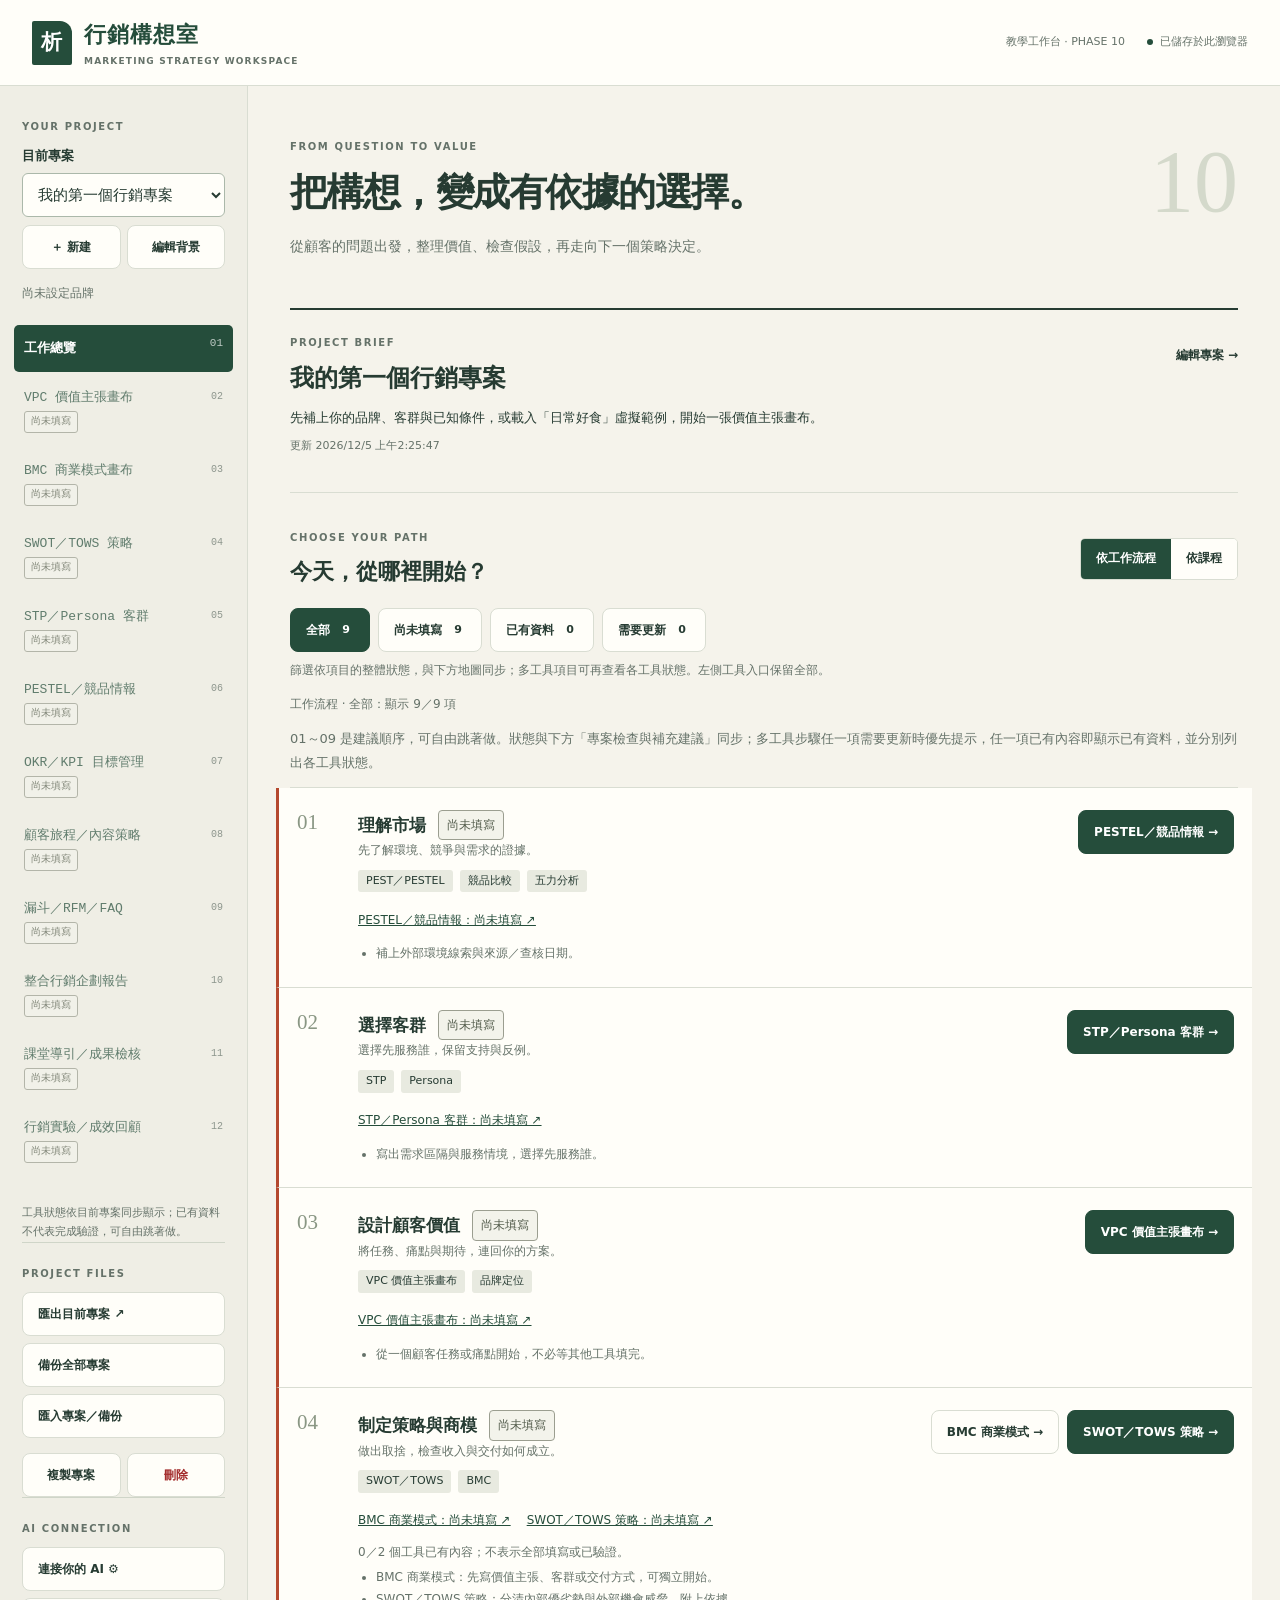
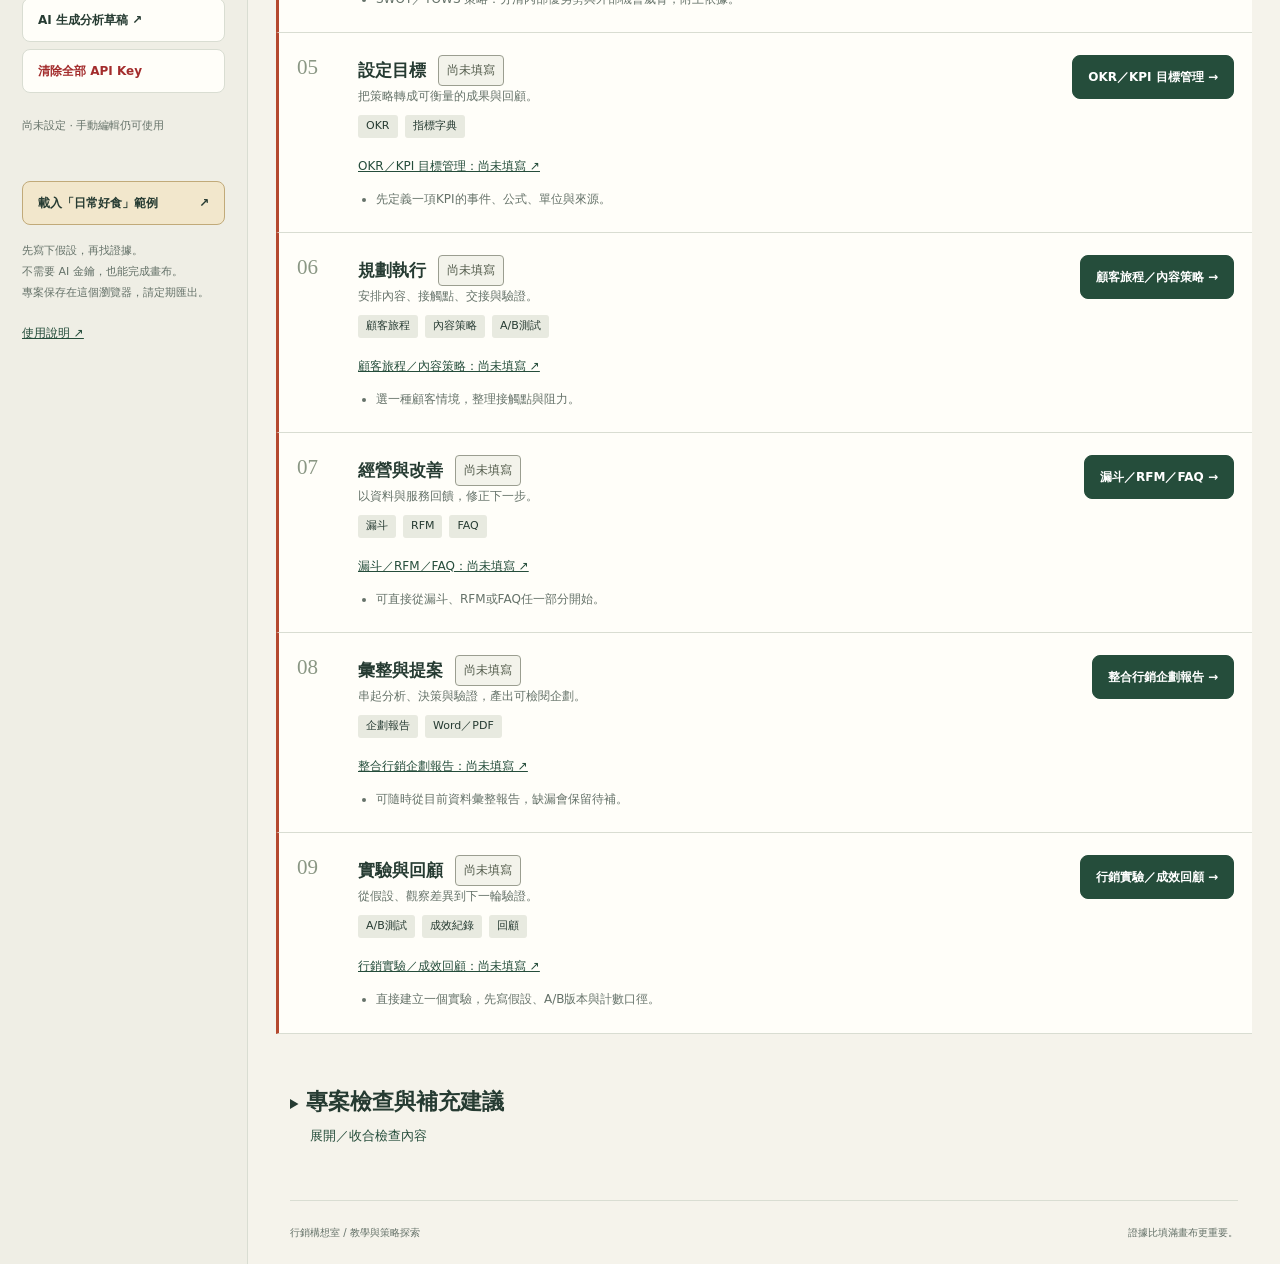
<file: index.html>
<!doctype html>
<html lang="zh-Hant"><head><meta charset="utf-8"><meta name="viewport" content="width=device-width,initial-scale=1"><title>AI 行銷策略工作台</title><script>location.replace("./assets/index.html"+location.search+location.hash);</script></head><body><p>正在開啟 AI 行銷策略工作台…</p><p><a href="./assets/index.html">點此進入工作台</a></p></body></html>
</file>
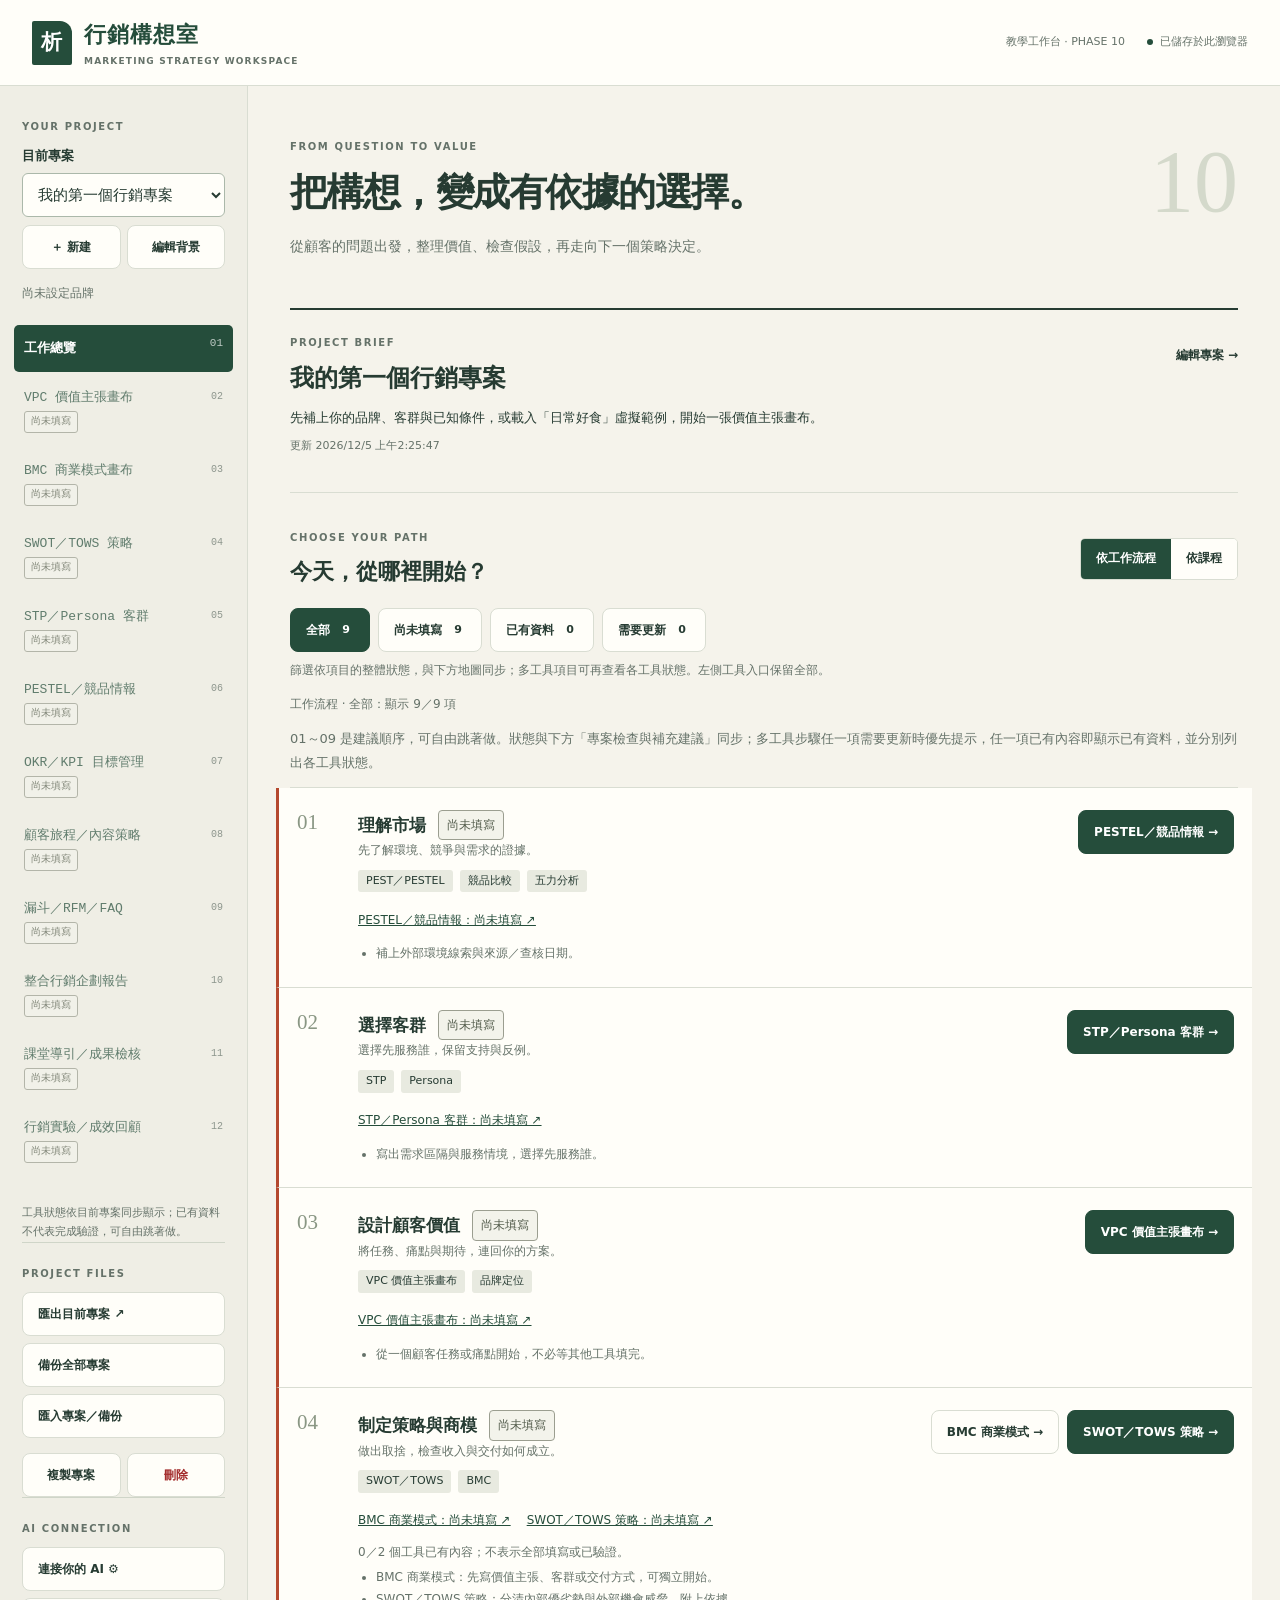
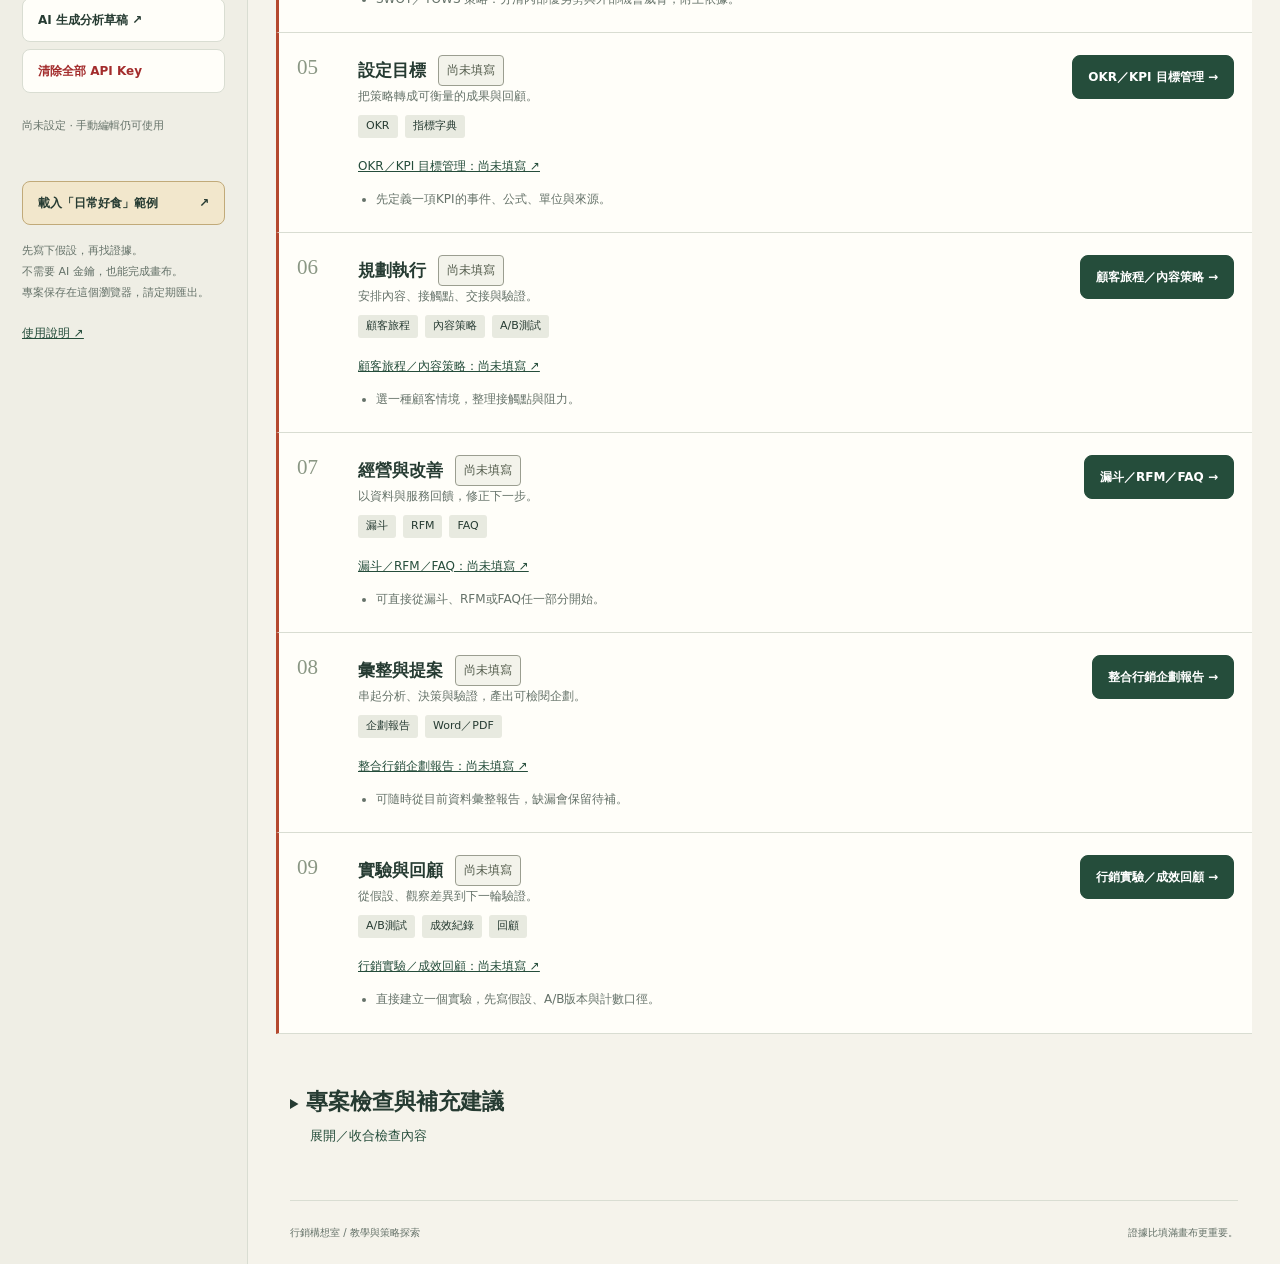
<file: assets/index.html>
<!doctype html>
<html lang="zh-Hant"><head><meta charset="utf-8"><meta name="viewport" content="width=device-width,initial-scale=1"><meta name="color-scheme" content="light"><title>行銷構想室｜AI行銷策略工作台</title><link rel="stylesheet" href="assets/style.css?v=20261118-2"><script defer src="assets/model.js"></script><script defer src="assets/strategy-model.js?v=20261118-1"></script><script defer src="assets/audience-model.js"></script><script defer src="assets/market-model.js"></script><script defer src="assets/goal-model.js"></script><script defer src="assets/journey-model.js"></script><script defer src="assets/ops-model.js"></script><script defer src="assets/report-model.js"></script><script defer src="assets/learning-model.js"></script><script defer src="assets/experiment-model.js"></script><script defer src="assets/project-map.js"></script><script defer src="assets/app.js?v=20261118-1"></script><script defer src="assets/ai.js?v=20261118-2"></script></head>
<body><a class="skip" href="#main">跳到主要內容</a>
<header class="masthead"><a class="brand" href="#home"><span class="brand-icon" aria-hidden="true">析</span><span>行銷構想室<small>MARKETING STRATEGY WORKSPACE</small></span></a><div class="mast-meta"><span class="edition">教學工作台 · PHASE 10</span><span id="save-state" role="status">準備中</span></div></header>
<div id="storage-warning" class="warning" role="alert" hidden></div>
<div class="app-shell"><aside class="rail" aria-label="專案與導覽"><div class="eyebrow">YOUR PROJECT</div><label for="project-select">目前專案</label><select id="project-select"></select><div class="compact-actions"><button id="new-project">＋ 新建</button><button id="edit-project">編輯背景</button></div><div id="project-info" class="project-info"></div>
<nav class="main-nav" aria-label="工作區"><a href="#home" id="home-nav">工作總覽 <span>01</span></a><a href="#vpc" id="vpc-nav"><span class="nav-label">VPC 價值主張畫布</span><span class="nav-number" aria-hidden="true">02</span><span class="nav-state project-map-state" data-nav-status="vpc"></span></a><a href="#bmc" id="bmc-nav"><span class="nav-label">BMC 商業模式畫布</span><span class="nav-number" aria-hidden="true">03</span><span class="nav-state project-map-state" data-nav-status="bmc"></span></a><a href="#swot" id="swot-nav"><span class="nav-label">SWOT／TOWS 策略</span><span class="nav-number" aria-hidden="true">04</span><span class="nav-state project-map-state" data-nav-status="swot"></span></a><a href="#audienceLab" id="audienceLab-nav"><span class="nav-label">STP／Persona 客群</span><span class="nav-number" aria-hidden="true">05</span><span class="nav-state project-map-state" data-nav-status="audienceLab"></span></a><a href="#marketLab" id="marketLab-nav"><span class="nav-label">PESTEL／競品情報</span><span class="nav-number" aria-hidden="true">06</span><span class="nav-state project-map-state" data-nav-status="marketLab"></span></a><a href="#goalLab" id="goalLab-nav"><span class="nav-label">OKR／KPI 目標管理</span><span class="nav-number" aria-hidden="true">07</span><span class="nav-state project-map-state" data-nav-status="goalLab"></span></a><a href="#journeyLab" id="journeyLab-nav"><span class="nav-label">顧客旅程／內容策略</span><span class="nav-number" aria-hidden="true">08</span><span class="nav-state project-map-state" data-nav-status="journeyLab"></span></a><a href="#opsLab" id="opsLab-nav"><span class="nav-label">漏斗／RFM／FAQ</span><span class="nav-number" aria-hidden="true">09</span><span class="nav-state project-map-state" data-nav-status="opsLab"></span></a><a href="#reportLab" id="reportLab-nav"><span class="nav-label">整合行銷企劃報告</span><span class="nav-number" aria-hidden="true">10</span><span class="nav-state project-map-state" data-nav-status="reportLab"></span></a><a href="#learningLab" id="learningLab-nav"><span class="nav-label">課堂導引／成果檢核</span><span class="nav-number" aria-hidden="true">11</span><span class="nav-state project-map-state" data-nav-status="learningLab"></span></a><a href="#experimentLab" id="experimentLab-nav"><span class="nav-label">行銷實驗／成效回顧</span><span class="nav-number" aria-hidden="true">12</span><span class="nav-state project-map-state" data-nav-status="experimentLab"></span></a></nav><p class="nav-status-note">工具狀態依目前專案同步顯示；已有資料不代表完成驗證，可自由跳著做。</p>
<div class="rail-section"><div class="eyebrow">PROJECT FILES</div><button id="export-project" class="wide">匯出目前專案 ↗</button><button id="export-all" class="wide">備份全部專案</button><button id="import-project" class="wide">匯入專案／備份</button><input type="file" id="import-file" accept=".json,application/json" hidden><div class="compact-actions"><button id="duplicate-project">複製專案</button><button id="delete-project" class="danger-text">刪除</button></div></div>
<div class="rail-section"><div class="eyebrow">AI CONNECTION</div><button id="ai-settings" class="wide">連接你的 AI ⚙</button><button id="ai-current" class="wide">AI 生成分析草稿 ↗</button><button id="ai-clear" class="wide danger-text">清除全部 API Key</button><p id="ai-summary" class="rail-note">尚未設定 · 手動編輯仍可使用</p></div><button id="demo-project" class="example-button">載入「日常好食」範例 <span>↗</span></button><p class="rail-note">先寫下假設，再找證據。<br>不需要 AI 金鑰，也能完成畫布。<br>專案保存在這個瀏覽器，請定期匯出。</p><a class="help-link" href="使用說明.md" target="_blank" rel="noopener">使用說明 ↗</a></aside>
<main id="main" tabindex="-1"><section id="home-view"><div class="page-heading"><div><div class="eyebrow">FROM QUESTION TO VALUE</div><h1>把構想，變成有依據的選擇。</h1><p class="lead">從顧客的問題出發，整理價值、檢查假設，再走向下一個策略決定。</p></div><span class="phase-number" aria-hidden="true">10</span></div>
<section class="project-brief"><div><div class="eyebrow">PROJECT BRIEF</div><h2 id="brief-title"></h2><p id="brief-text"></p><p class="project-meta" id="brief-meta"></p></div><button class="text-button" id="brief-edit">編輯專案 →</button></section>
<div class="section-heading"><div><div class="eyebrow">CHOOSE YOUR PATH</div><h2>今天，從哪裡開始？</h2></div><div class="segmented" role="group" aria-label="選擇導覽方式"><button id="by-workflow" aria-pressed="true">依工作流程</button><button id="by-course" aria-pressed="false">依課程</button></div></div>
<div class="status-filter-group" role="group" aria-label="工作流程與課程狀態篩選"><button type="button" data-status-filter="all" aria-pressed="true">全部 <span class="filter-count"></span></button><button type="button" data-status-filter="empty" aria-pressed="false">尚未填寫 <span class="filter-count"></span></button><button type="button" data-status-filter="filled" aria-pressed="false">已有資料 <span class="filter-count"></span></button><button type="button" data-status-filter="stale" aria-pressed="false">需要更新 <span class="filter-count"></span></button></div><p class="status-filter-hint">篩選依項目的整體狀態，與下方地圖同步；多工具項目可再查看各工具狀態。左側工具入口保留全部。</p><p id="navigation-filter-summary" class="filter-summary" role="status" aria-live="polite"></p><div id="navigation-content"></div><div id="navigation-filter-empty" class="filter-empty" hidden><p>此專案目前沒有符合篩選的項目。可切換狀態，或顯示全部自由選擇。</p><button type="button" data-status-filter="all">顯示全部</button></div>
<section class="continuity project-map-section" aria-labelledby="project-map-title"><details id="project-checks" class="project-checks"><summary><h2 id="project-map-title">專案檢查與補充建議</h2><span class="project-checks-cue">展開／收合檢查內容</span></summary><p>需要盤點時，可展開查看各工具的資料數量、缺漏與更新建議。已有資料不代表完成驗證，可自由選擇要補充的項目。</p><p id="project-map-summary" class="project-map-summary" role="status" aria-live="polite"></p><div class="status-filter-group" role="group" aria-label="專案檢查與補充建議狀態篩選"><button type="button" data-status-filter="all" aria-pressed="true">全部 <span class="filter-count"></span></button><button type="button" data-status-filter="empty" aria-pressed="false">尚未填寫 <span class="filter-count"></span></button><button type="button" data-status-filter="filled" aria-pressed="false">已有資料 <span class="filter-count"></span></button><button type="button" data-status-filter="stale" aria-pressed="false">需要更新 <span class="filter-count"></span></button></div><p id="map-filter-summary" class="filter-summary" role="status" aria-live="polite"></p><div id="map-filter-empty" class="filter-empty" hidden><p>此專案目前沒有符合篩選的工具。</p><button type="button" data-status-filter="all">顯示全部工具</button></div><div id="project-map" class="project-map" aria-label="各工具資料狀態與補充建議"></div><details class="map-explanation"><summary>這些狀態代表什麼？</summary><p>「尚未填寫」表示尚未加入內容；預設章節、空白模板、單純開啟頁面不算填寫。「已有資料」表示有內容或自訂設定，並非完成或品質合格。</p><p>「需要更新」會在已彙整報告的來源／設定改變、已保存AI回顧的來源改變，或實驗連結的KPI／漏斗被刪除時顯示。其他工具沒有保存完整來源版本，仍需人工核對前後一致性；資料缺漏會列為建議，不強制鎖住工具。</p><p>地圖只讀取狀態，不會自動填資料、重寫報告或更動自評；虛擬教學範例仍是虛擬資料。</p></details></details></section>
</section>
<section id="vpc-view" hidden><div class="tool-heading"><div><div class="eyebrow">VALUE PROPOSITION CANVAS</div><h1>VPC 價值主張畫布</h1><p>先理解顧客，再檢查你的方案如何回應需求。每一條配對，都可以是一個待驗證的問題。</p></div><a href="#home" class="button-link">回工作總覽 ↗</a></div><iframe id="vpc-frame" title="VPC 價值主張畫布編輯器" src="tools/vpc.html"></iframe></section>
<section id="bmc-view" hidden><div class="tool-heading"><div><div class="eyebrow">BUSINESS MODEL CANVAS</div><h1>BMC 商業模式畫布</h1><p>把顧客價值、交付方式、資源與收入攤開，檢查整門生意的連動。</p></div><a href="#home" class="button-link">回工作總覽 ↗</a></div><iframe id="bmc-frame" title="BMC 商業模式畫布編輯器" src="tools/bmc.html"></iframe></section>
<section id="swot-view" hidden><div class="tool-heading"><div><div class="eyebrow">FROM EVIDENCE TO CHOICE</div><h1>SWOT／TOWS 策略工作台</h1><p>先區分內外部條件，再配對出有負責角色、期限與驗證方式的策略。</p></div><a href="#home" class="button-link">回工作總覽 ↗</a></div><iframe id="swot-frame" title="SWOT／TOWS 策略工作台編輯器" src="tools/swot.html"></iframe></section>
<section id="audienceLab-view" hidden><div class="tool-heading"><div><div class="eyebrow">SEGMENT · TARGET · POSITION</div><h1>STP／Persona 目標客群工作台</h1><p>從不同需求出發，選擇先服務誰，讓定位與人物誌都有可驗證的依據。</p></div><a href="#home" class="button-link">回工作總覽 ↗</a></div><iframe id="audienceLab-frame" title="STP／Persona 目標客群編輯器" src="tools/audience.html"></iframe></section><section id="marketLab-view" hidden><div class="tool-heading"><div><div class="eyebrow">SIGNALS → COMPARISON → DECISIONS</div><h1>PESTEL／競品市場情報工作台</h1><p>掌握外部變化，對齊比較條件，讓下一個策略決定有據可循。</p></div><a href="#home" class="button-link">回工作總覽 ↗</a></div><iframe id="marketLab-frame" title="PESTEL與競品市場情報編輯器" src="tools/market.html"></iframe></section><section id="goalLab-view" hidden><div class="tool-heading"><div><div class="eyebrow">STRATEGY → OUTCOMES → LEARNING</div><h1>OKR／KPI 目標管理工作台</h1><p>聚焦想改變的成果，定義怎麼衡量，讓每次回顧都有共同依據。</p></div><a href="#home" class="button-link">回工作總覽 ↗</a></div><iframe id="goalLab-frame" title="OKR與KPI目標管理編輯器" src="tools/goals.html"></iframe></section><section id="journeyLab-view" hidden><div class="tool-heading"><div><div class="eyebrow">EXPERIENCE → CONTENT → NEXT STEP</div><h1>顧客旅程／內容策略工作台</h1><p>理解每一個接觸點的問題，讓內容與服務一起回應顧客。</p></div><a href="#home" class="button-link">回工作總覽 ↗</a></div><iframe id="journeyLab-frame" title="顧客旅程與內容策略編輯器" src="tools/journey.html"></iframe></section><section id="opsLab-view" hidden><div class="tool-heading"><div><div class="eyebrow">MEASURE → UNDERSTAND → IMPROVE</div><h1>漏斗／RFM／FAQ 經營與改善工作台</h1><p>從轉換差距、購買行為與重複問題，選擇下一個值得驗證的改善。</p></div><a href="#home" class="button-link">回工作總覽 ↗</a></div><iframe id="opsLab-frame" title="漏斗RFM與FAQ經營改善編輯器" src="tools/ops.html"></iframe></section><section id="reportLab-view" hidden><div class="tool-heading"><div><div class="eyebrow">FROM ANALYSIS TO A REVIEWABLE PLAN</div><h1>整合行銷企劃報告工作台</h1><p>將市場、客群、價值、策略與執行串成一份可檢閱、可編輯的企劃。</p></div><a href="#home" class="button-link">回工作總覽 ↗</a></div><iframe id="reportLab-frame" title="整合行銷企劃報告編輯與預覽" src="tools/report.html"></iframe></section><section id="learningLab-view" hidden><div class="tool-heading"><div><div class="eyebrow">LEARN → PRACTISE → REFLECT</div><h1>課堂導引與成果檢核工作台</h1><p>十堂課，一條學習路徑。把實作、證據與回饋留在同一份專案。</p></div><a href="#home" class="button-link">回工作總覽 ↗</a></div><iframe id="learningLab-frame" title="十堂課學習地圖與成果檢核" src="tools/learning.html"></iframe></section><section id="experimentLab-view" hidden><div class="tool-heading"><div><div class="eyebrow">HYPOTHESIS → OBSERVATION → NEXT EXPERIMENT</div><h1>行銷實驗與成效回顧工作台</h1><p>把策略化為可驗證的問題，留下可核對的觀察與下一步。</p></div><a href="#home" class="button-link">回工作總覽 ↗</a></div><iframe id="experimentLab-frame" title="行銷實驗設計、A/B比較與成效回顧" src="tools/experiments.html"></iframe></section><footer class="app-footer"><span>行銷構想室 / 教學與策略探索</span><span>證據比填滿畫布更重要。</span></footer></main></div>
<dialog id="project-dialog"><form id="project-form"><div class="dialog-heading"><div><div class="eyebrow">PROJECT BRIEF</div><h2 id="project-dialog-title">新建專案</h2></div><button type="button" data-close="project-dialog" aria-label="關閉專案視窗">×</button></div><label for="project-name">專案名稱 <span class="required">必填</span></label><input id="project-name" maxlength="100" required placeholder="例如：日常好食・預訂午餐"><label for="project-brand">品牌／組織</label><input id="project-brand" maxlength="100"><label for="project-audience">優先客群與情境</label><textarea id="project-audience" rows="2" maxlength="1000" placeholder="誰，在什麼時候，需要解決什麼問題？"></textarea><label for="project-background">背景、已知條件與限制</label><textarea id="project-background" rows="5" maxlength="5000"></textarea><label class="checkbox-label"><input type="checkbox" id="project-demo">這是虛擬教學專案</label><p id="project-error" class="error" role="alert"></p><div class="dialog-actions"><button type="button" data-close="project-dialog">取消</button><button type="submit" class="primary">儲存專案</button></div></form></dialog>
<dialog id="demo-choice-dialog" aria-labelledby="demo-choice-title"><div class="dialog-heading"><h2 id="demo-choice-title">載入日常好食範例</h2><button type="button" data-close="demo-choice-dialog" aria-label="關閉範例選擇">×</button></div><p>已有日常好食教學範例。開啟既有專案可接續編輯；建立新的一份會保留所有既有內容。</p><label for="demo-existing">選擇既有範例</label><select id="demo-existing"></select><div class="dialog-actions"><button type="button" data-close="demo-choice-dialog">取消</button><button type="button" id="demo-create-new">建立新的一份</button><button type="button" id="demo-open-existing" class="primary">開啟既有範例</button></div></dialog>
<dialog id="confirm-dialog"><form id="confirm-form"><h2 id="confirm-title">確認操作</h2><p id="confirm-text"></p><div class="dialog-actions"><button type="button" data-close="confirm-dialog">取消</button><button type="submit" class="danger">確認刪除</button></div></form></dialog>
<dialog id="ai-settings-dialog"><form id="ai-settings-form"><div class="dialog-heading"><div><div class="eyebrow">YOUR MODEL · YOUR CHOICE</div><h2>連接你的 AI</h2></div><button type="button" data-close="ai-settings-dialog" aria-label="關閉AI設定">×</button></div><p class="muted">所有分析工具共用設定。金鑰只保留於本次頁面記憶體，不寫入瀏覽器儲存、JSON或Markdown。</p><label for="ai-provider">服務</label><select id="ai-provider"><option value="gemini">Google Gemini</option><option value="groq">Groq</option><option value="ollama">Ollama（本機）</option></select><div id="ai-cloud-fields"><label for="ai-key">自己的 API Key</label><input id="ai-key" type="password" autocomplete="off" maxlength="500"><p class="hint"><a id="ai-key-link" href="https://aistudio.google.com/app/apikey" target="_blank" rel="noopener">取得自己的金鑰 ↗</a></p></div><div id="ai-local-fields" hidden><label for="ai-local-url">本機 Ollama 位址</label><input id="ai-local-url" value="http://127.0.0.1:11434"><p class="hint">只接受 localhost、127.0.0.1 或 [::1]。請在執行 Ollama 的同一台電腦操作；手機的 localhost 是手機本身。連線失敗不會改送雲端。</p><p class="hint"><strong>線上版連接 Ollama 時，請允許瀏覽器「本機網路存取」。</strong>第一次讀取模型或測試時若出現詢問，確認是本工作台後選擇「允許」。</p><details class="ollama-network-help"><summary>沒有跳出詢問，或曾經按過封鎖？</summary><ol><li>先在電腦執行「檢查並啟動Ollama.bat」，確認服務與 CORS 檢查通過；一般預設位址為 http://127.0.0.1:11434。</li><li>Chrome／Edge：點網址列左側的網站資訊圖示，進入「網站設定／此網站的權限」，找到「本機網路存取」（Local network access；名稱依版本而異），允許目前工作台網站。若找不到，請參考下方官方說明。</li><li>回到工作台重新整理，再選擇 Ollama、讀取模型並執行「測試連線與 JSON 格式」。重新整理後需重新設定 AI，專案仍保留於原瀏覽器。</li><li>仍無法連線時，改用電腦版 Chrome／Edge；若選項由學校或公司管理，請洽管理員確認權限。</li></ol><p class="hint">只調整本工作台的網站權限；不需要清除瀏覽器資料。授予瀏覽器權限與 Ollama 允許網站來源（CORS）是兩項不同設定。</p><p class="hint"><a href="https://support.google.com/chrome/answer/114662" target="_blank" rel="noopener">Chrome 網站權限說明</a> · <a href="https://support.microsoft.com/en-us/edge/control-a-website-s-access-to-the-local-network-in-microsoft-edge" target="_blank" rel="noopener">Edge 本機網路權限說明</a></p></details></div><button id="ai-load-models" type="button">讀取教學建議模型</button><label for="ai-model-list">教學建議模型</label><select id="ai-model-list"><option value="">請先讀取模型清單</option></select><p class="hint">清單已縮小為建議候選，仍須確認帳號額度與輸出格式。本機預設僅列曾通過本工作台 VPC 測試的 qwen2.5vl:latest；其他模型可於進階設定測試。</p><details id="ai-model-advanced"><summary>進階設定：手動輸入模型 ID</summary><label for="ai-model">文字模型 ID</label><input id="ai-model" maxlength="160" placeholder="可輸入其他模型，再執行格式測試"><p class="hint">手動模型尚未驗證；不建議直接用於課堂示範。</p></details><button id="ai-test-model" type="button">測試連線與 JSON 格式</button><p class="hint">只傳送固定的虛構 VPC 測試內容，不傳送你的專案。雲端測試會消耗少量額度；按下測試即送出。不會自動輪流測試所有模型。</p><p id="ai-model-test-status" role="status">尚未執行本次測試；通過後才能套用。更換服務、模型、金鑰或本機位址後需重新測試。</p><p id="ai-settings-status" class="error" role="status"></p><div class="dialog-actions"><button type="button" data-close="ai-settings-dialog">取消</button><button id="ai-settings-apply" class="primary" type="submit" disabled>套用設定</button></div></form></dialog>
<dialog id="ai-dialog" class="ai-dialog"><div class="dialog-heading"><div><div class="eyebrow">DRAFT → REVIEW → APPLY</div><h2>AI 分析草稿</h2></div><button type="button" data-close="ai-dialog" aria-label="關閉AI草稿">×</button></div><label for="ai-tool">分析工具</label><select id="ai-tool"><option value="vpc">VPC 價值主張畫布</option><option value="bmc">BMC 商業模式畫布</option><option value="swot">SWOT／TOWS 策略</option><option value="audienceLab">STP／Persona 目標客群</option><option value="marketLab">PESTEL／競品市場情報</option><option value="goalLab">OKR／KPI 目標管理</option><option value="journeyLab">顧客旅程／內容策略</option><option value="opsLab">漏斗／RFM／FAQ 經營改善</option><option value="reportLab">整合行銷企劃報告</option><option value="learningLab">課堂導引與成果檢核</option><option value="experimentLab">行銷實驗與成效回顧</option></select><label for="ai-goal">這次希望AI協助什麼？</label><textarea id="ai-goal" maxlength="3000" rows="3" placeholder="例如：依目前資料，找出最值得先驗證的策略，未知不要猜。"></textarea><details><summary>查看將提供給AI的專案內容</summary><pre id="ai-input-preview" class="notes-preview"></pre></details><label class="checkbox-label"><input id="ai-consent" type="checkbox">我確認將上方專案背景及所有工具目前內容送至選定服務</label><p id="ai-destination" class="hint"></p><div class="tool-actions"><button id="ai-generate" class="primary">生成草稿</button><button id="ai-cancel" disabled>取消請求</button></div><p id="ai-status" role="status"></p><div id="ai-result-wrap" hidden><h3>草稿預覽</h3><p class="hint">這是待驗證建議，尚未修改專案。套用會替換所選工具內容；VPC原配對不沿用。先匯出備份或複製專案。</p><pre id="ai-result" class="notes-preview"></pre><details><summary>查看原始JSON</summary><pre id="ai-json" class="notes-preview"></pre></details><button id="ai-apply" class="primary" disabled>確認套用至所選工具</button></div></dialog>
<div id="toast" role="status" aria-live="polite" hidden></div>
</body></html>
</file>
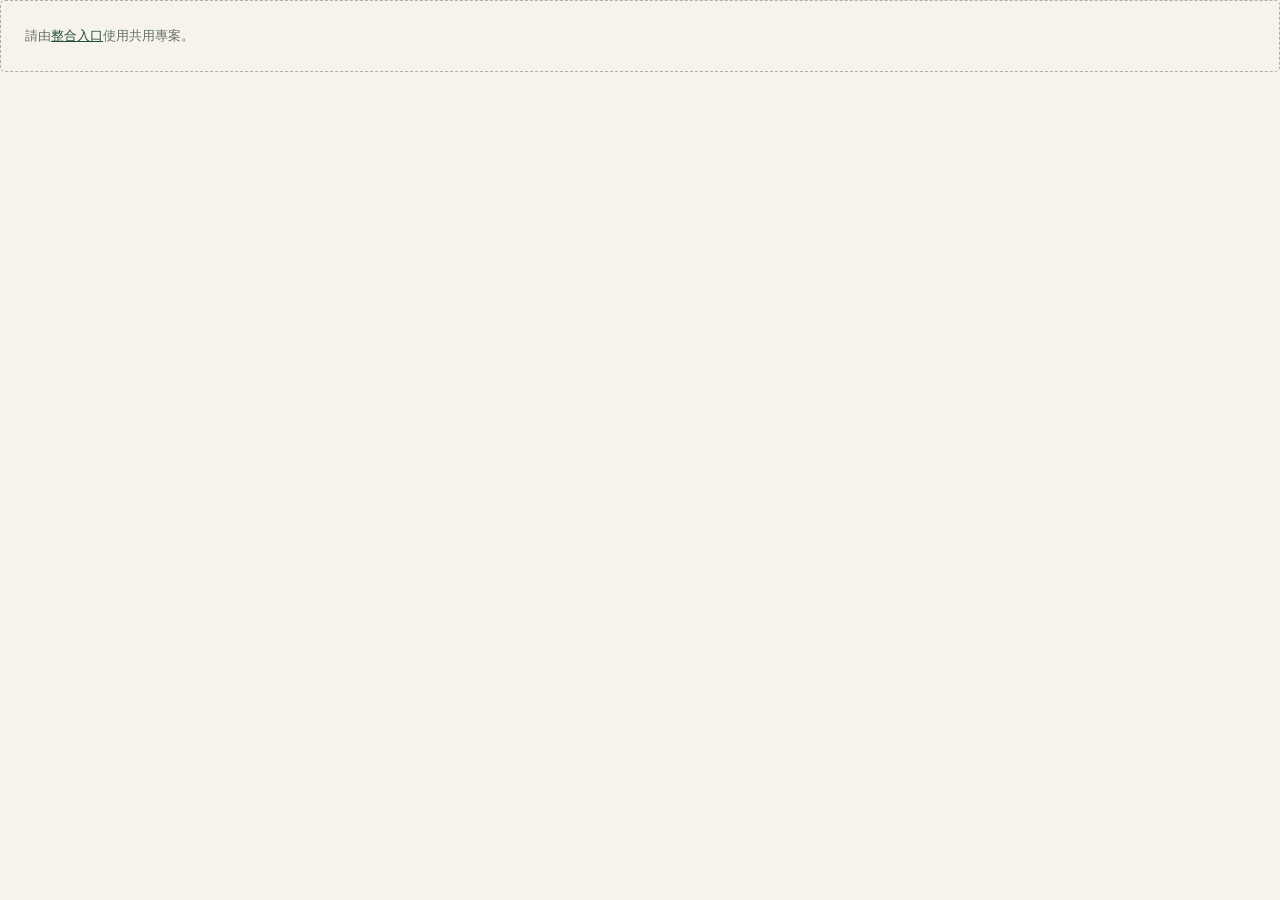
<file: assets/tools/audience.html>
<!doctype html><html lang="zh-Hant"><head><meta charset="utf-8"><meta name="viewport" content="width=device-width,initial-scale=1"><title>STP／Persona 目標客群工作台</title><link rel="stylesheet" href="../assets/style.css"><script defer src="../assets/model.js"></script><script defer src="../assets/strategy-model.js"></script><script defer src="../assets/audience-model.js"></script><script defer src="../assets/market-model.js"></script><script defer src="../assets/goal-model.js"></script><script defer src="../assets/journey-model.js"></script><script defer src="../assets/ops-model.js"></script><script defer src="../assets/report-model.js"></script><script defer src="../assets/learning-model.js"></script><script defer src="../assets/experiment-model.js"></script><script defer src="../assets/audience.js"></script><script defer src="../assets/vendor/pdf-lib.min.js"></script><script defer src="../assets/report-export.js"></script><script defer src="../assets/mobile-export.js"></script></head><body class="tool-body"><div id="audience-root" class="tool-root"><div id="loading" class="empty-state">讀取共用專案…</div><div id="audience-editor" hidden><div class="print-title"><h1>STP／Persona 目標客群工作台</h1><p id="print-project"></p></div><div id="sample-label" class="case-label" hidden>日常好食虛擬教學設定；分數、訪談與人物誌均為假設。</div><div id="audience-summary" class="vpc-summary"></div><div class="tool-actions"><button id="ai-tool-button" class="primary">AI 生成草稿 ✦</button><button id="shared-context">參考共用分析</button><button id="markdown-button">匯出 Markdown</button><button id="print-button">列印／PDF</button></div><details class="teaching-details"><summary>STP 怎麼使用？</summary><p>S：以可辨識的需求、情境、行為等條件區隔；T：比較需求、觸及與服務適配，再說明取捨；P：明確指出服務誰、相較誰、提供何種價值與理由。分數是討論工具，不等於市場規模或研究結果，不自動相加排名。</p><p>Persona 描述一組客群中的典型需求情境，不代表所有成員。缺乏訪談時保持假設，避免把虛構人物當成研究證據。</p></details><section class="audience-section"><div class="fit-heading"><div><div class="eyebrow">01 / SEGMENTATION → TARGETING</div><h2>先比較，再選擇客群。</h2><p>評估為 1–5 分，5 代表較有利；未知保留「？」。</p></div><button id="add-segment" class="primary">＋ 新增客群</button></div><div id="segment-list"></div></section><section class="audience-section"><div class="fit-heading"><div><div class="eyebrow">02 / POSITIONING</div><h2>用一句話說清楚價值。</h2><p>為誰，在什麼情境，相較哪個替代方案，為何選你？</p></div><button id="edit-position">編輯定位</button></div><dl id="position-preview" class="position-grid"></dl></section><section class="audience-section"><div class="fit-heading"><div><div class="eyebrow">03 / PERSONA</div><h2>把客群，放回真實情境。</h2><p>從任務、痛點與決策過程，找出下一個訪談問題。</p></div><button id="add-persona" class="primary">＋ 新增人物誌</button></div><div id="persona-list" class="persona-grid"></div></section><section class="reflection"><div class="fit-heading"><h2>驗證與下一步</h2><button id="edit-notes">編輯紀錄</button></div><p id="notes-text" style="white-space:pre-wrap"></p></section></div></div>
<dialog id="record-dialog"><form id="record-form"><div class="dialog-heading"><h2 id="record-title"></h2><button type="button" data-close="record-dialog" aria-label="關閉編輯">×</button></div><div id="persona-extra"><label for="record-segment">所屬客群（必填）</label><select id="record-segment"></select></div><div id="record-fields"></div><label for="record-state">證據狀態</label><select id="record-state"><option value="hypothesis">待驗證假設</option><option value="evidence">有支持證據</option><option value="unknown">資料不足</option></select><div id="segment-extra"><label for="record-target">目標選擇</label><select id="record-target"><option value="candidate">候選客群</option><option value="primary">優先目標</option><option value="secondary">次要目標</option><option value="defer">暫緩服務</option></select><p class="hint">評估：1 最不利，5 最有利；沒有依據請留未知，並在理由說明。</p><label for="score-demand">需求強度</label><select id="score-demand"><option value="">未知</option><option value="1">1</option><option value="2">2</option><option value="3">3</option><option value="4">4</option><option value="5">5</option></select><label for="score-access">可觸及性</label><select id="score-access"><option value="">未知</option><option value="1">1</option><option value="2">2</option><option value="3">3</option><option value="4">4</option><option value="5">5</option></select><label for="score-fit">服務適配</label><select id="score-fit"><option value="">未知</option><option value="1">1</option><option value="2">2</option><option value="3">3</option><option value="4">4</option><option value="5">5</option></select></div><p id="record-error" class="error" role="alert"></p><div class="editor-actions"><button type="button" id="delete-record" class="danger-text">刪除</button><div><button type="button" data-close="record-dialog">取消</button><button type="submit" class="primary">儲存</button></div></div></form></dialog>
<dialog id="position-dialog"><form id="position-form"><h2>定位草案</h2><div id="position-fields"></div><div class="dialog-actions"><button type="button" data-close="position-dialog">取消</button><button type="submit" class="primary">儲存定位</button></div></form></dialog><dialog id="notes-dialog"><form id="notes-form"><h2>驗證與下一步</h2><label for="notes-input">待查事項、反例與行動</label><textarea id="notes-input" maxlength="5000" rows="7"></textarea><div class="dialog-actions"><button type="button" data-close="notes-dialog">取消</button><button type="submit" class="primary">儲存</button></div></form></dialog><dialog id="document-dialog"><div class="dialog-heading"><h2 id="document-title"></h2><button type="button" data-close="document-dialog" aria-label="關閉文件預覽">×</button></div><pre id="document-text" class="notes-preview"></pre><button id="download-document" class="primary">下載 Markdown</button></dialog></body></html>
</file>
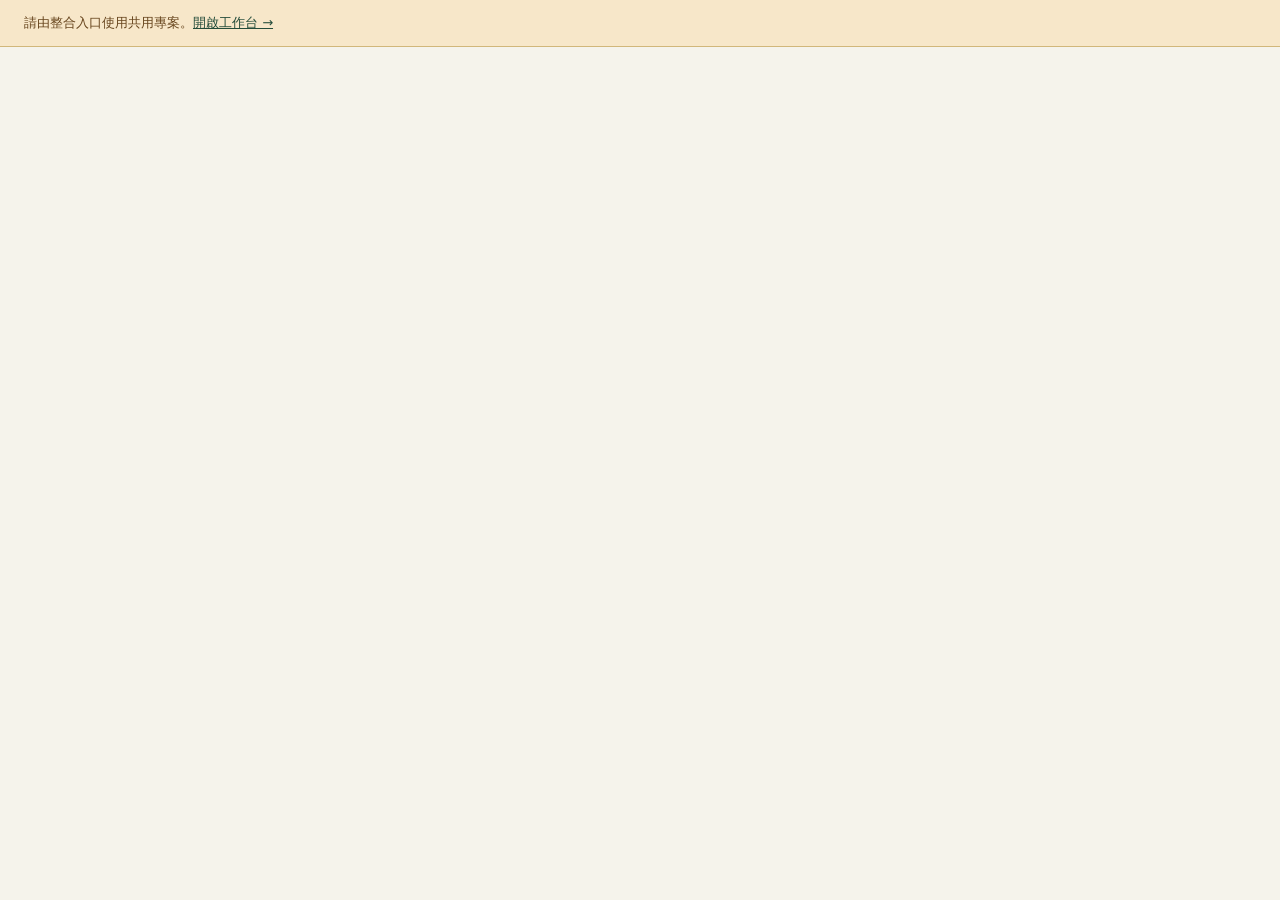
<file: assets/tools/bmc.html>
<!doctype html><html lang="zh-Hant"><head><meta charset="utf-8"><meta name="viewport" content="width=device-width,initial-scale=1"><title>BMC商業模式畫布</title><link rel="stylesheet" href="../assets/style.css"><script defer src="../assets/model.js"></script><script defer src="../assets/strategy-model.js"></script><script defer src="../assets/audience-model.js"></script><script defer src="../assets/market-model.js"></script><script defer src="../assets/goal-model.js"></script><script defer src="../assets/journey-model.js"></script><script defer src="../assets/ops-model.js"></script><script defer src="../assets/report-model.js"></script><script defer src="../assets/learning-model.js"></script><script defer src="../assets/experiment-model.js"></script><script defer src="../assets/strategy.js"></script><script defer src="../assets/vendor/pdf-lib.min.js"></script><script defer src="../assets/report-export.js"></script><script defer src="../assets/mobile-export.js"></script></head><body class="tool-body" data-tool="bmc">
<div id="strategy-root" class="tool-root"><div id="standalone" class="warning" hidden>請由整合入口使用共用專案。<a href="../index.html#bmc" target="_top">開啟工作台 →</a></div><div id="loading" class="empty-state">讀取共用專案…</div><div id="strategy-editor" hidden><div class="print-title"><h1>BMC商業模式畫布</h1><p id="print-project"></p></div><div id="sample-label" class="case-label" hidden>日常好食虛擬教學設定，不代表真實研究或營運結果。</div><div id="strategy-summary" class="vpc-summary"></div><div class="tool-actions"><button id="ai-tool-button" class="primary">AI 生成草稿 ✦</button><button id="shared-context">參考共用VPC／BMC</button><button id="markdown-button">匯出Markdown</button><button id="print-button">列印／PDF</button><button id="legacy-download" hidden>下載舊版保留附檔</button></div><div id="bmc-controls" hidden><div class="inline-controls"><label for="bmc-mode">畫布類型</label><select id="bmc-mode"><option value="company">企業商業模式 BMC</option><option value="personal">個人商業模式</option><option value="lean">Lean Canvas</option></select><button id="from-vpc">從VPC帶入客群與價值</button><button id="snapshot">儲存版本</button></div><details class="teaching-details"><summary>版本比較與還原</summary><label for="version-select">已保存版本（最多20份）</label><select id="version-select"></select><div class="tool-actions"><button id="compare-version">比較版本</button><button id="restore-version">還原選定版本</button></div></details></div><details class="teaching-details"><summary>分析與分類提醒</summary><p id="strategy-instructions"></p></details><div id="strategy-grid"></div><section id="tows-section" class="fit-section" hidden><div class="fit-heading"><div><div class="eyebrow">PAIR CONDITIONS · CHOOSE ACTIONS</div><h2>TOWS 從分析走向策略</h2><p>SO：優勢×機會；WO：劣勢×機會；ST：優勢×威脅；WT：劣勢×威脅。</p></div><button id="new-strategy" class="primary">＋ 配對策略</button></div><div id="tows-list"></div></section><section class="reflection"><div class="fit-heading"><div><h2>取捨與下一步</h2><p>哪些未知會影響決策？如何驗證、由誰承接？</p></div><button id="edit-notes">編輯紀錄</button></div><p id="notes-text" style="white-space:pre-wrap;overflow-wrap:anywhere"></p></section></div></div>
<dialog id="item-dialog"><form id="item-form"><div class="dialog-heading"><h2 id="item-title">編輯項目</h2><button type="button" data-close="item-dialog" aria-label="關閉項目編輯">×</button></div><label for="item-text">內容 必填</label><textarea id="item-text" required maxlength="2000" rows="4"></textarea><div class="dialog-field-row"><div><label for="item-priority">優先順序</label><select id="item-priority"><option value="high">高優先</option><option value="medium">中優先</option><option value="low">低優先</option></select></div><div><label for="item-state">證據狀態</label><select id="item-state"><option value="hypothesis">待驗證假設</option><option value="evidence">有支持證據</option><option value="unknown">資料不足</option></select></div></div><label for="item-source">來源、日期與比較基準</label><textarea id="item-source" rows="3" maxlength="1500" placeholder="標記有支持證據時必填；SWOT優劣勢請說明相對誰或什麼條件。"></textarea><p id="item-error" class="error" role="alert"></p><div class="editor-actions"><button id="delete-item" type="button" class="danger-text">刪除項目</button><div><button type="button" data-close="item-dialog">取消</button><button type="submit" class="primary">儲存項目</button></div></div></form></dialog>
<dialog id="tows-dialog"><form id="tows-form"><div class="dialog-heading"><h2 id="tows-title">建立TOWS策略</h2><button type="button" data-close="tows-dialog" aria-label="關閉策略編輯">×</button></div><label for="tows-type">配對方向</label><select id="tows-type"><option value="SO">SO 優勢×機會</option><option value="WO">WO 劣勢×機會</option><option value="ST">ST 優勢×威脅</option><option value="WT">WT 劣勢×威脅</option></select><label for="tows-internal">內部條件</label><select id="tows-internal" required></select><label for="tows-external">外部條件</label><select id="tows-external" required></select><label for="tows-text">策略與取捨 必填</label><textarea id="tows-text" required maxlength="3000" rows="3"></textarea><div class="dialog-field-row"><div><label for="tows-owner">負責角色</label><input id="tows-owner" maxlength="100"></div><div><label for="tows-due">期限</label><input id="tows-due" maxlength="100" placeholder="未確認就填待確認"></div></div><label for="tows-status">狀態</label><select id="tows-status"><option value="proposed">候選策略</option><option value="testing">驗證中</option><option value="adopted">已採用</option><option value="rejected">暫不採用</option></select><label for="tows-test">驗證方式、反例與停止條件</label><textarea id="tows-test" rows="3" maxlength="2000"></textarea><p id="tows-error" class="error" role="alert"></p><div class="editor-actions"><button id="delete-strategy" type="button" class="danger-text">刪除策略</button><div><button type="button" data-close="tows-dialog">取消</button><button type="submit" class="primary">儲存策略</button></div></div></form></dialog>
<dialog id="notes-dialog"><form id="notes-form"><h2>取捨與下一步</h2><label for="notes-input">反思、限制與驗證重點</label><textarea id="notes-input" rows="7" maxlength="5000"></textarea><div class="dialog-actions"><button type="button" data-close="notes-dialog">取消</button><button type="submit" class="primary">儲存紀錄</button></div></form></dialog>
<dialog id="document-dialog"><div class="dialog-heading"><h2 id="document-title">成果預覽</h2><button type="button" data-close="document-dialog" aria-label="關閉文件預覽">×</button></div><pre id="document-text" class="notes-preview"></pre><div class="dialog-actions"><button id="download-document" class="primary">下載Markdown</button><button type="button" data-close="document-dialog">關閉</button></div></dialog>
</body></html>
</file>
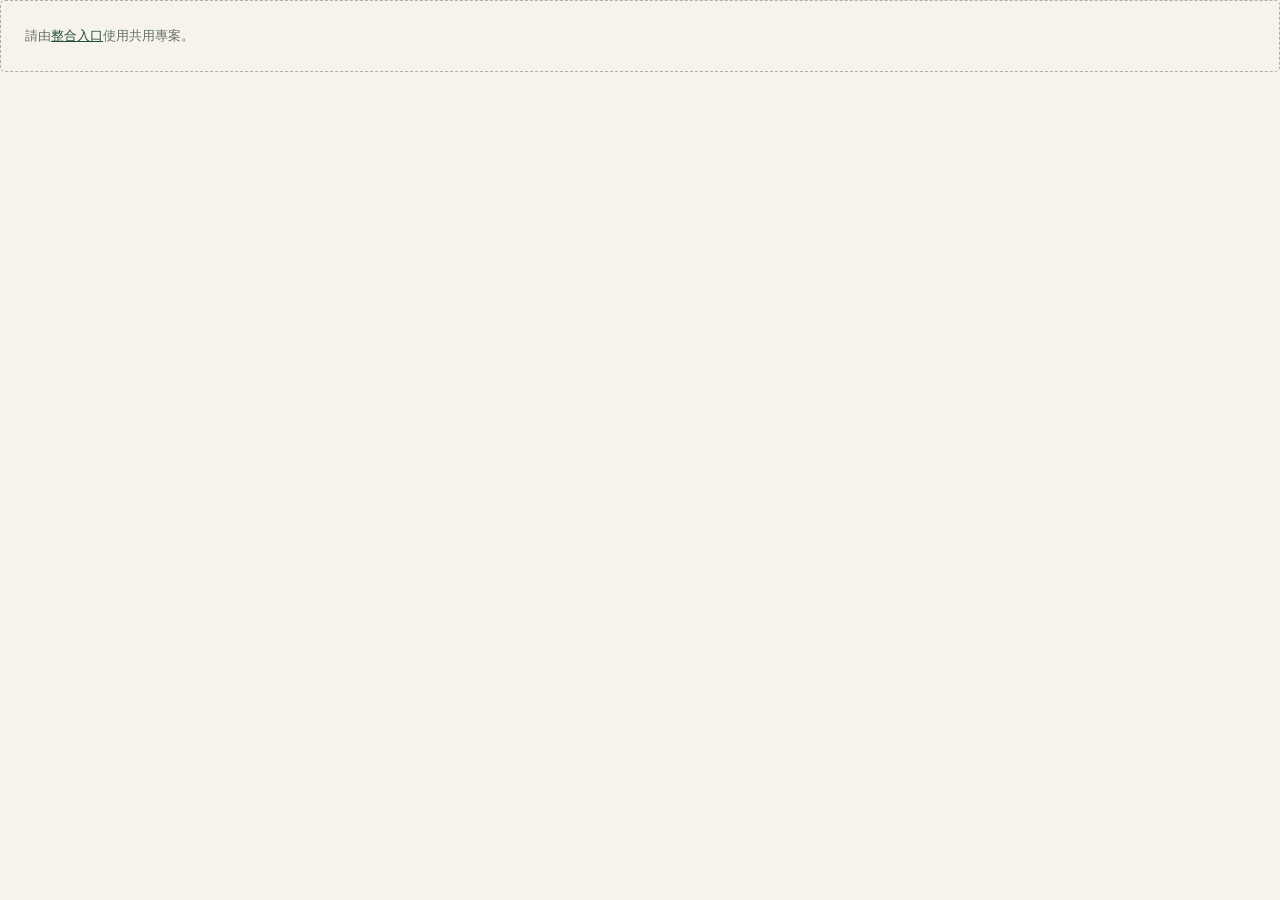
<file: assets/tools/goals.html>
<!doctype html><html lang="zh-Hant"><head><meta charset="utf-8"><meta name="viewport" content="width=device-width,initial-scale=1"><title>OKR／KPI目標管理工作台</title><link rel="stylesheet" href="../assets/style.css"><script defer src="../assets/model.js"></script><script defer src="../assets/strategy-model.js"></script><script defer src="../assets/audience-model.js"></script><script defer src="../assets/market-model.js"></script><script defer src="../assets/goal-model.js"></script><script defer src="../assets/journey-model.js"></script><script defer src="../assets/ops-model.js"></script><script defer src="../assets/report-model.js"></script><script defer src="../assets/learning-model.js"></script><script defer src="../assets/experiment-model.js"></script><script defer src="../assets/goals.js"></script><script defer src="../assets/vendor/pdf-lib.min.js"></script><script defer src="../assets/report-export.js"></script><script defer src="../assets/mobile-export.js"></script></head><body class="tool-body"><div id="goals-root" class="tool-root"><div id="loading" class="empty-state">讀取共用專案…</div><div id="goals-editor" hidden><div class="print-title"><h1>OKR／KPI目標管理工作台</h1><p id="print-project"></p></div><div id="sample-label" class="case-label" hidden>日常好食虛擬教學目標與數字，非真實營運或績效結果。</div><div id="goals-summary" class="vpc-summary"></div><div class="tool-actions"><button id="ai-tool-button" class="primary">AI 生成草稿 ✦</button><button id="shared-context">參考共用策略</button><button id="markdown-button">匯出 Markdown</button><button id="print-button">列印／PDF</button></div><details class="teaching-details"><summary>OKR 與 KPI 有什麼差別？</summary><p>OKR用來聚焦一段期間想達成的改變：Objective說明方向，Key Results以可衡量成果檢驗改變。KPI持續監測營運表現，可以支援KR，也可以獨立追蹤。完成行動不等於顧客或商業成果已改善。</p><p>KR連結本頁KPI，使用同一組數值、單位、方向與期間。若同一指標有不同週期或目標，請建立另一筆KPI並註明期間。更新KPI後請檢查KR文字是否仍一致。</p><p>改善進度＝（目前值－基準值）÷（目標值－基準值），上升與下降指標均適用；畫面限制在0–100%，原始數值仍保留。資料不足或基準等於目標時不算改善進度；維持型KPI請直接比較目前與目標。進度不代表經過驗證的績效，也不自動平均成整體OKR分數。</p></details><section class="goal-section"><div class="fit-heading"><div><div class="eyebrow">01 / CHOOSE THE CHANGE</div><h2>把策略，變成可檢驗的成果。</h2><p>先寫目標，再用定義一致的指標連結關鍵成果。</p></div><button id="add-objective" class="primary">＋ 新增目標</button></div><div id="objective-list"></div></section><section class="goal-section"><div class="fit-heading"><div><div class="eyebrow">02 / ONE METRIC · ONE DEFINITION</div><h2>KPI 指標字典與數據</h2><p>未知留空，不以0代替；公式、單位、期間與來源一起保存。</p></div><button id="add-kpi" class="primary">＋ 新增KPI</button></div><div id="kpi-list" class="kpi-grid"></div></section><section class="goal-section"><div class="fit-heading"><div><div class="eyebrow">03 / CHECK IN & LEARN</div><h2>回顧數據，也回顧假設。</h2><p>新增回顧會保存當時數值快照；修改文字不會重拍快照。</p></div><button id="add-review">＋ 新增回顧</button></div><div id="review-list"></div></section><section class="reflection"><div class="fit-heading"><h2>取捨與下一步</h2><button id="edit-notes">編輯紀錄</button></div><p id="notes-text" style="white-space:pre-wrap"></p></section></div></div>
<dialog id="record-dialog"><form id="record-form"><div class="dialog-heading"><h2 id="record-title"></h2><button type="button" data-close="record-dialog" aria-label="關閉目標編輯">×</button></div><div id="kr-extra"><label for="kr-kpi">衡量指標（必填）</label><select id="kr-kpi"></select><p class="hint">KR直接使用所選KPI的數值與週期，不重複保存另一組數字。</p></div><div id="review-extra"><label for="review-objective">回顧範圍</label><select id="review-objective"></select><p class="hint">新增時保存所選目標的指標快照；全專案會保存全部KPI。既有快照不隨後續編輯改變。</p></div><div id="record-fields"></div><div id="kpi-extra"><label for="kpi-direction">改善方向</label><select id="kpi-direction"><option value="up">越高越好</option><option value="down">越低越好</option></select><div class="goal-number-fields"><div><label for="kpi-baseline">基準值</label><input id="kpi-baseline" type="number" step="any" min="-1000000000000000" max="1000000000000000" inputmode="decimal" placeholder="未知留空"></div><div><label for="kpi-current">目前值</label><input id="kpi-current" type="number" step="any" min="-1000000000000000" max="1000000000000000" inputmode="decimal" placeholder="未知留空"></div><div><label for="kpi-target">目標值</label><input id="kpi-target" type="number" step="any" min="-1000000000000000" max="1000000000000000" inputmode="decimal" placeholder="未知留空"></div></div><label for="kpi-state">資料狀態</label><select id="kpi-state"><option value="hypothesis">待驗證假設</option><option value="evidence">有支持證據</option><option value="unknown">資料不足</option></select><p class="hint">有支持證據需填來源與數據更新日期。數值留空代表未知；目標需符合改善方向。等於基準可作維持型監測，不計改善進度。</p></div><div id="objective-extra"><label for="objective-status">目標狀態</label><select id="objective-status"><option value="draft">草案</option><option value="active">執行中</option><option value="closed">已結案</option></select></div><p id="record-error" class="error" role="alert"></p><div class="editor-actions"><button id="delete-record" class="danger-text" type="button">刪除此筆</button><div><button type="button" data-close="record-dialog">取消</button><button type="submit" class="primary">儲存</button></div></div></form></dialog><dialog id="notes-dialog"><form id="notes-form"><h2>取捨與下一步</h2><label for="notes-input">反思、限制與行動</label><textarea id="notes-input" maxlength="5000" rows="7"></textarea><div class="dialog-actions"><button type="button" data-close="notes-dialog">取消</button><button type="submit" class="primary">儲存</button></div></form></dialog><dialog id="document-dialog"><div class="dialog-heading"><h2 id="document-title"></h2><button type="button" data-close="document-dialog" aria-label="關閉成果預覽">×</button></div><pre id="document-text" class="notes-preview"></pre><button id="download-document" class="primary">下載 Markdown</button></dialog></body></html>
</file>
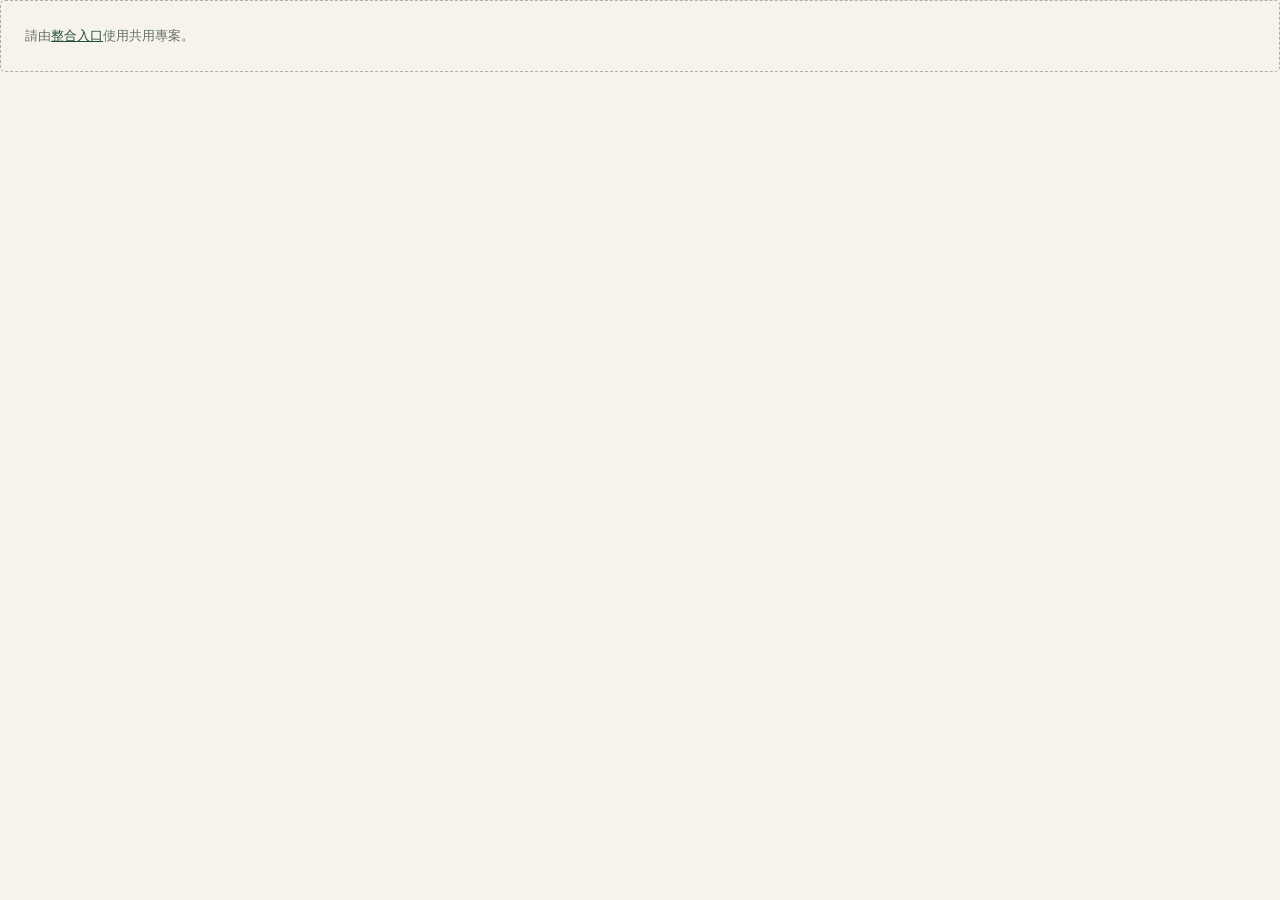
<file: assets/tools/journey.html>
<!doctype html><html lang="zh-Hant"><head><meta charset="utf-8"><meta name="viewport" content="width=device-width,initial-scale=1"><title>顧客旅程／內容策略工作台</title><link rel="stylesheet" href="../assets/style.css"><script defer src="../assets/model.js"></script><script defer src="../assets/strategy-model.js"></script><script defer src="../assets/audience-model.js"></script><script defer src="../assets/market-model.js"></script><script defer src="../assets/goal-model.js"></script><script defer src="../assets/journey-model.js"></script><script defer src="../assets/ops-model.js"></script><script defer src="../assets/report-model.js"></script><script defer src="../assets/learning-model.js"></script><script defer src="../assets/experiment-model.js"></script><script defer src="../assets/journey.js"></script><script defer src="../assets/vendor/pdf-lib.min.js"></script><script defer src="../assets/report-export.js"></script><script defer src="../assets/mobile-export.js"></script></head><body class="tool-body"><div id="journey-root" class="tool-root"><div id="loading" class="empty-state">讀取共用專案…</div><div id="journey-editor" hidden><div class="print-title"><h1>顧客旅程／內容策略工作台</h1><p id="print-project"></p></div><div id="sample-label" class="case-label" hidden>日常好食虛擬教學旅程與內容，非真實顧客研究或已發布紀錄。</div><div id="journey-summary" class="vpc-summary"></div><div class="tool-actions"><button id="ai-tool-button" class="primary">AI 生成草稿 ✦</button><button id="shared-context">參考共用分析</button><button id="markdown-button">匯出 Markdown</button><button id="print-button">列印／PDF</button></div><section class="journey-section"><div class="fit-heading"><div><div class="eyebrow">00 / WHOSE JOURNEY?</div><h2>先選定一個人、一個情境。</h2><p>銜接人物誌、價值主張與目標，定義內容如何幫上忙。</p></div><button id="edit-brief">設定旅程與內容方向</button></div><details class="journey-brief-details"><summary>查看客群情境、內容支柱與產製限制</summary><dl id="brief-preview" class="journey-brief-grid"></dl></details></section><details class="teaching-details"><summary>顧客旅程與內容策略怎麼使用？</summary><p>從顧客要完成的任務出發，記錄行動、問題、接觸點與阻力，再安排品牌回應。情緒與階段順序是待驗證假設，顧客可能跳階段、回頭或離開。</p><p>內容策略包含要服務誰、解決什麼資訊問題、內容支柱、語氣、管道、CTA及衡量方式。每則內容連到一個旅程階段；素材與說法需查核，審核狀態不等於取得授權或完成查證。</p><p>若規劃A/B測試，先定義單一變因、樣本與期間、主要指標及停止條件；本工具保存測試計畫，不計算統計顯著性。日期與發布狀態是手動規劃，不會自動發文或發送通知。</p></details><section class="journey-section"><div class="fit-heading"><div><div class="eyebrow">01 / EXPERIENCE BEFORE MESSAGES</div><h2>沿著顧客的路徑，找到缺口。</h2><p>可用上下按鈕調整順序，不需拖曳。</p></div><button id="add-stage" class="primary">＋ 新增旅程階段</button></div><ol id="journey-path" class="journey-path" aria-label="旅程階段順序"></ol><div id="stage-list"></div></section><section class="journey-section"><div class="fit-heading"><div><div class="eyebrow">02 / THE RIGHT CONTENT · THE NEXT STEP</div><h2>每一則內容，都有下一步。</h2><p>把資訊需求變成題目、文案、CTA與可檢驗的假設。</p></div><button id="add-content" class="primary">＋ 新增內容</button></div><div class="journey-filters"><div><label for="stage-filter">旅程階段</label><select id="stage-filter"><option value="">全部階段</option></select></div><div><label for="status-filter">內容狀態</label><select id="status-filter"><option value="">全部狀態</option><option value="draft">草稿</option><option value="review">待審核</option><option value="ready">可發布</option><option value="published">已發布（手動標記）</option></select></div><span id="content-count" role="status"></span></div><div id="content-list" class="content-grid"></div><p class="hint">Markdown與JSON包含完整資料；列印依目前篩選與展開狀態。</p></section><section class="reflection"><div class="fit-heading"><h2>反思與下一步</h2><button id="edit-notes">編輯紀錄</button></div><p id="notes-text" style="white-space:pre-wrap"></p></section></div></div>
<dialog id="record-dialog"><form id="record-form"><div class="dialog-heading"><h2 id="record-title"></h2><button type="button" data-close="record-dialog" aria-label="關閉旅程內容編輯">×</button></div><div id="content-extra"><label for="record-stage">對應旅程階段（必填）</label><select id="record-stage"></select><label for="record-status">內容狀態（手動標記）</label><select id="record-status"><option value="draft">草稿</option><option value="review">待審核</option><option value="ready">可發布</option><option value="published">已發布（手動標記）</option></select></div><div id="record-fields"></div><details><summary>從共用KPI帶入衡量定義</summary><label for="metric-select">本專案KPI</label><select id="metric-select"></select><button type="button" id="copy-metric">帶入指標定義文字</button><p class="hint">會替換本筆衡量方式文字；帶入後不自動同步，不改動KPI數據。</p></details><label for="record-state">內容／旅程證據狀態</label><select id="record-state"><option value="hypothesis">待驗證假設</option><option value="evidence">有支持證據</option><option value="unknown">資料不足</option></select><p id="record-error" class="error" role="alert"></p><div class="editor-actions"><button id="delete-record" class="danger-text" type="button">刪除此筆</button><div><button type="button" data-close="record-dialog">取消</button><button type="submit" class="primary">儲存</button></div></div></form></dialog><dialog id="brief-dialog"><form id="brief-form"><h2>旅程範圍與內容方向</h2><details><summary>從STP人物誌帶入客群文字</summary><label for="persona-select">本專案人物誌</label><select id="persona-select"></select><button id="copy-persona" type="button">帶入人物誌文字</button><p class="hint">會替換客群參考欄；不自動同步或改動STP。</p></details><div id="brief-fields"></div><p id="brief-error" class="error" role="status"></p><div class="dialog-actions"><button type="button" data-close="brief-dialog">取消</button><button type="submit" class="primary">儲存方向</button></div></form></dialog><dialog id="notes-dialog"><form id="notes-form"><h2>反思與下一步</h2><label for="notes-input">缺口、反例與後續行動</label><textarea id="notes-input" maxlength="5000" rows="7"></textarea><div class="dialog-actions"><button type="button" data-close="notes-dialog">取消</button><button type="submit" class="primary">儲存</button></div></form></dialog><dialog id="document-dialog"><div class="dialog-heading"><h2 id="document-title"></h2><button type="button" data-close="document-dialog" aria-label="關閉成果預覽">×</button></div><pre id="document-text" class="notes-preview"></pre><button id="download-document" class="primary">下載 Markdown</button></dialog></body></html>
</file>
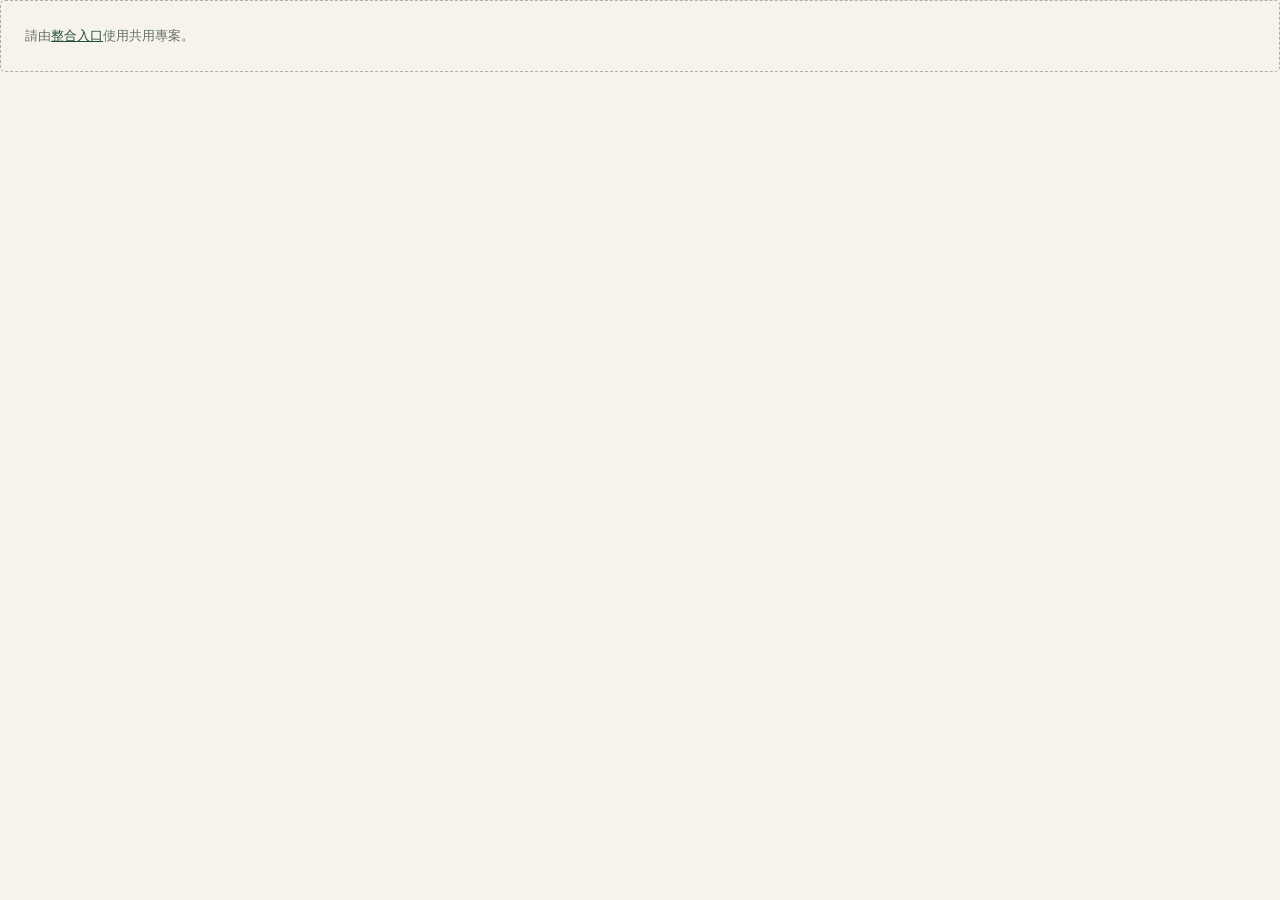
<file: assets/tools/market.html>
<!doctype html><html lang="zh-Hant"><head><meta charset="utf-8"><meta name="viewport" content="width=device-width,initial-scale=1"><title>PESTEL／競品市場情報工作台</title><link rel="stylesheet" href="../assets/style.css"><script defer src="../assets/model.js"></script><script defer src="../assets/strategy-model.js"></script><script defer src="../assets/audience-model.js"></script><script defer src="../assets/market-model.js"></script><script defer src="../assets/goal-model.js"></script><script defer src="../assets/journey-model.js"></script><script defer src="../assets/ops-model.js"></script><script defer src="../assets/report-model.js"></script><script defer src="../assets/learning-model.js"></script><script defer src="../assets/experiment-model.js"></script><script defer src="../assets/market.js"></script><script defer src="../assets/vendor/pdf-lib.min.js"></script><script defer src="../assets/report-export.js"></script><script defer src="../assets/mobile-export.js"></script></head><body class="tool-body"><div id="market-root" class="tool-root"><div id="loading" class="empty-state">讀取共用專案…</div><div id="market-editor" hidden><div class="print-title"><h1>PESTEL／競品市場情報工作台</h1><p id="print-project"></p></div><div id="sample-label" class="case-label" hidden>日常好食虛擬教學設定；環境線索與比較對象均是假設，非即時市場或法規資訊。</div><div id="market-summary" class="vpc-summary"></div><div class="tool-actions"><button id="ai-tool-button" class="primary">AI 生成草稿 ✦</button><button id="shared-context">參考共用分析</button><button id="markdown-button">匯出 Markdown</button><button id="print-button">列印／PDF</button></div><section class="market-section"><div class="fit-heading"><div><div class="eyebrow">00 / DEFINE THE LENS</div><h2>先對齊比較的範圍。</h2><p>同一情境、地區與期間，才能解讀價格與差異。</p></div><button id="edit-scope">設定比較範圍</button></div><dl id="scope-preview" class="position-grid"></dl></section><details class="teaching-details"><summary>PESTEL 與競品比較怎麼使用？</summary><p>PESTEL觀察外部政治、經濟、社會、科技、環境與法律，不把品牌內部優點列為外部趨勢。先記觀察，再分開寫影響推論與回應。法律事項請核對適用地區、條文與有效日期。</p><p>直接競品提供相似方案，間接競品以不同方案爭取相似預算，替代方案能完成相同任務；分類依購買情境而定。價格請同時記錄幣別、單位、份量、運費與優惠條件；未知不是零。證據狀態是人工標記，不代表系統已查證。</p></details><section class="market-section"><div class="fit-heading"><div><div class="eyebrow">01 / EXTERNAL SIGNALS</div><h2>從六個角度，讀懂外部變化。</h2><p>每筆線索都保留來源、日期、可能影響與下一步。</p></div></div><div id="pestel-grid" class="pestel-grid"></div></section><section class="market-section"><div class="fit-heading"><div><div class="eyebrow">02 / COMPETITIVE LANDSCAPE</div><h2>顧客還會選擇誰？</h2><p>把本品牌與其他方案放在相同任務下比較。</p></div><button id="add-competitor" class="primary">＋ 新增比較對象</button></div><div class="market-filters"><div><label for="kind-filter">比較類別</label><select id="kind-filter"><option value="">全部類別</option value="self">本品牌方案</option><option value="direct">直接競品</option><option value="indirect">間接競品</option><option value="substitute">替代方案</option></select></div><label class="checkbox-label"><input id="evidence-filter" type="checkbox">只看待補證據</label><span id="comparison-count" role="status"></span></div><p id="competitor-empty" class="empty-state">尚無符合條件的比較對象。可新增對象或調整篩選。</p><div class="comparison-desktop"><p class="hint">比較對象較多時，可在表格內左右捲動；匯出Markdown包含全部對象。</p><div class="market-table-wrap" tabindex="0" role="region" aria-label="競品比較表，可左右捲動"><table id="competitor-table" class="market-table"><caption class="sr-only">依相同構面比較各方案</caption><thead id="competitor-table-head"></thead><tbody id="competitor-table-body"></tbody></table></div></div><div id="competitor-mobile" class="competitor-mobile"></div></section><section class="reflection"><div class="fit-heading"><div><div class="eyebrow">03 / IMPLICATIONS & NEXT STEPS</div><h2>情報如何改變你的選擇？</h2></div><button id="edit-notes">編輯紀錄</button></div><p id="notes-text" style="white-space:pre-wrap"></p><p class="hint">可再到SWOT／TOWS整理機會與威脅，或到STP修正目標客群；本頁不會自動覆蓋其他分析。</p></section></div></div>
<dialog id="record-dialog"><form id="record-form"><div class="dialog-heading"><h2 id="record-title"></h2><button type="button" data-close="record-dialog" aria-label="關閉情報編輯">×</button></div><div id="competitor-extra"><label for="record-kind">比較類別</label><select id="record-kind"><option value="self">本品牌方案</option><option value="direct">直接競品</option><option value="indirect">間接競品</option><option value="substitute">替代方案</option></select></div><div id="record-fields"></div><label for="record-state">證據狀態</label><select id="record-state"><option value="hypothesis">待驗證假設</option><option value="evidence">有支持證據</option><option value="unknown">資料不足</option></select><p class="hint">有支持證據需填來源與觀察日期。貼上網址不代表系統已讀取；請自行核對內容。日期可填原始資料日期與查核日。</p><div id="signal-extra"><label for="record-direction">可能影響方向</label><select id="record-direction"><option value="unknown">尚待判斷</option><option value="opportunity">可能機會</option><option value="threat">可能威脅</option><option value="mixed">雙向影響</option></select><label for="record-horizon">影響期間</label><select id="record-horizon"><option value="unknown">尚待判斷</option><option value="near">短期（約一年內）</option><option value="mid">中期（約1–3年）</option><option value="long">長期（約3年以上）</option></select></div><p id="record-error" class="error" role="alert"></p><div class="editor-actions"><button type="button" id="delete-record" class="danger-text">刪除此筆</button><div><button type="button" data-close="record-dialog">取消</button><button type="submit" class="primary">儲存情報</button></div></div></form></dialog><dialog id="scope-dialog"><form id="scope-form"><h2>設定比較範圍</h2><div id="scope-fields"></div><div class="dialog-actions"><button type="button" data-close="scope-dialog">取消</button><button type="submit" class="primary">儲存範圍</button></div></form></dialog><dialog id="notes-dialog"><form id="notes-form"><h2>情報結論與下一步</h2><label for="notes-input">比較限制、尚待查證、機會與風險</label><textarea id="notes-input" maxlength="5000" rows="7"></textarea><div class="dialog-actions"><button type="button" data-close="notes-dialog">取消</button><button type="submit" class="primary">儲存</button></div></form></dialog><dialog id="document-dialog"><div class="dialog-heading"><h2 id="document-title"></h2><button type="button" data-close="document-dialog" aria-label="關閉成果預覽">×</button></div><pre id="document-text" class="notes-preview"></pre><button id="download-document" class="primary">下載 Markdown</button></dialog></body></html>
</file>
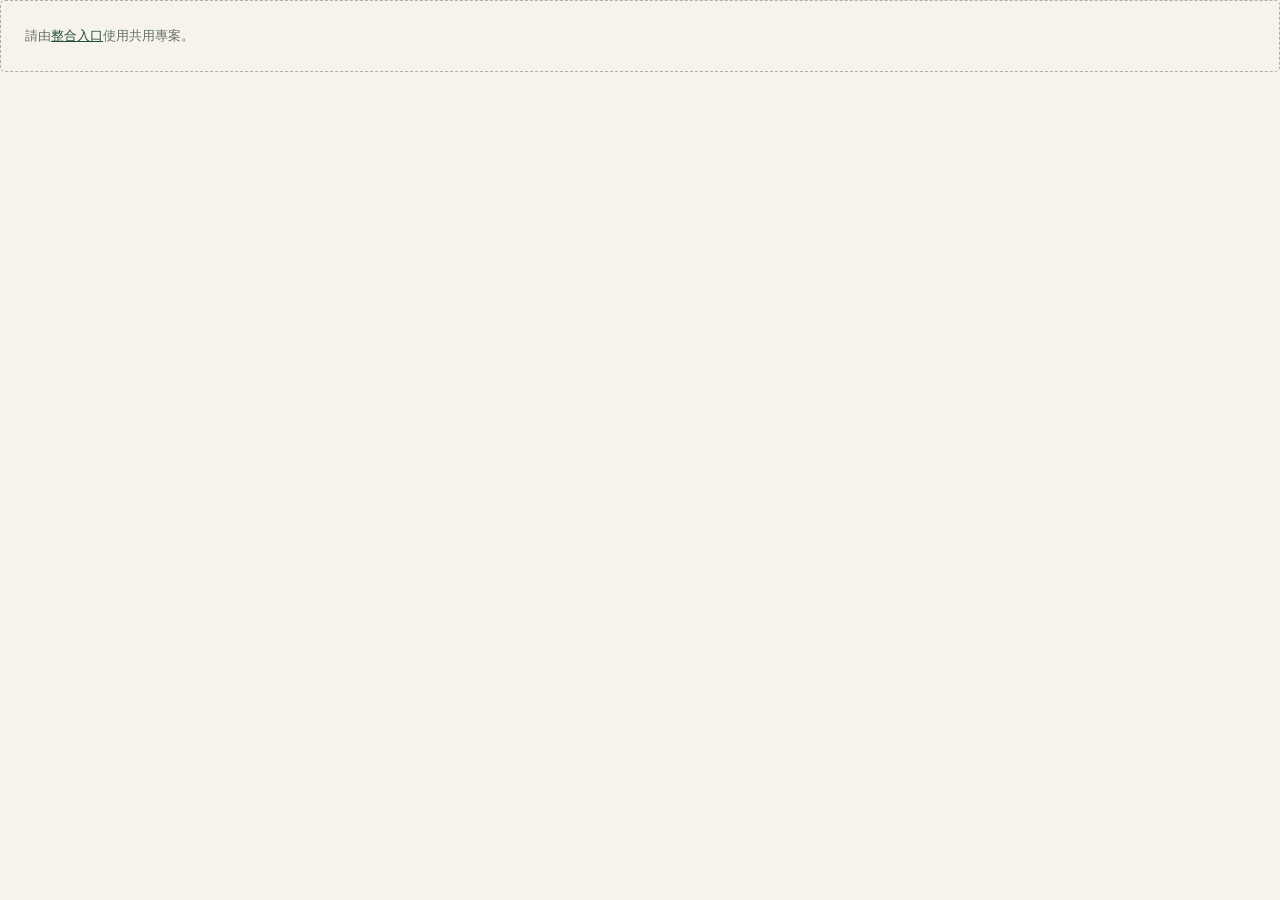
<file: assets/tools/ops.html>
<!doctype html><html lang="zh-Hant"><head><meta charset="utf-8"><meta name="viewport" content="width=device-width,initial-scale=1"><title>漏斗／RFM／FAQ經營與改善工作台</title><link rel="stylesheet" href="../assets/style.css"><script defer src="../assets/model.js"></script><script defer src="../assets/strategy-model.js"></script><script defer src="../assets/audience-model.js"></script><script defer src="../assets/market-model.js"></script><script defer src="../assets/goal-model.js"></script><script defer src="../assets/journey-model.js"></script><script defer src="../assets/ops-model.js"></script><script defer src="../assets/report-model.js"></script><script defer src="../assets/learning-model.js"></script><script defer src="../assets/experiment-model.js"></script><script defer src="../assets/ops.js"></script><script defer src="../assets/vendor/pdf-lib.min.js"></script><script defer src="../assets/report-export.js"></script><script defer src="../assets/mobile-export.js"></script></head><body class="tool-body"><div id="ops-root" class="tool-root"><div id="loading" class="empty-state">讀取共用專案…</div><div id="ops-editor" hidden><div class="print-title"><h1>漏斗／RFM／FAQ經營與改善工作台</h1><p id="print-project"></p></div><div id="sample-label" class="case-label" hidden>日常好食虛擬教學數字、顧客代碼與FAQ，非真實績效或核准政策。</div><div id="ops-summary" class="vpc-summary"></div><div class="tool-actions"><button id="ai-tool-button" class="primary">AI 生成草稿 ✦</button><button id="shared-context">參考共用分析</button><button id="markdown-button">匯出 Markdown</button><button id="print-button">列印／PDF</button></div><div class="ops-switch" role="group" aria-label="選擇經營分析"><button data-pane="funnel" aria-pressed="true">01 漏斗轉換</button><button data-pane="rfm" aria-pressed="false">02 RFM 經營分群</button><button data-pane="faq" aria-pressed="false">03 FAQ 改善</button></div>
<section id="funnel-pane" class="ops-section"><div class="fit-heading"><div><div class="eyebrow">01 / WHERE DO PEOPLE STOP?</div><h2>先看見差距，再找原因。</h2><p>同批、同期間、同單位，才能解讀轉換與流失。</p></div><button id="edit-funnel">設定漏斗口徑</button></div><p id="funnel-basis" class="ops-basis"></p><details class="teaching-details"><summary>轉換率的計算規則</summary><p>只有勾選已確認同批、後一步為前一步子集合，才計算前步轉換率＝本步數量÷前步數量，以及前步差額。前步為0或數量未知時，轉換率為未知。若口徑不一致，保留原始計數但不算轉換率；後步較多時需回頭檢查事件與去重定義。</p><p>長條表示相對第一步比例。流失差額不是原因證明，也不代表訊息投放帶來因果效果。</p></details><div class="ops-add"><button id="add-step" class="primary">＋ 新增漏斗步驟</button></div><div id="funnel-list"></div></section>
<section id="rfm-pane" class="ops-section" hidden><div class="fit-heading"><div><div class="eyebrow">02 / RECENCY · FREQUENCY · MONETARY</div><h2>以相同觀察窗，理解舊客。</h2><p>輸入彙整後資料；不把未知當作低價值，不自動聯繫。</p></div><button id="edit-rfm">觀察窗與評分門檻</button></div><p id="rfm-basis" class="ops-basis"></p><details class="teaching-details"><summary>RFM 評分與分群規則</summary><p>R是觀察日距最後有效購買日的天數，越近分數越高；F是觀察窗內有效購買次數，M是同窗有效購買金額，越高分數越高，均以可調門檻分1–3分，並非分位數排名。</p><p>依序判定：R＝1為沉睡；R＝3且F、M皆≥2為核心活躍；R＝3且F＝1為新近低頻；其餘完整資料為持續培育。缺少觀察窗、購買日、F、M或未購買者不評分，列資料不足／未購買。這是教學啟發式，不是終身價值或未來購買保證。</p><p>本工具不讀原始交易流水，需先完成訂單去重、取消與退款處理後再輸入彙整值。使用顧客代碼，聯繫條件另外核對；不可聯繫或未知者不因分群自動獲得行銷授權。</p></details><div id="rfm-segments" class="rfm-segment-counts"></div><div class="ops-actions"><button id="add-customer" class="primary">＋ 新增顧客彙整</button><button id="edit-actions">編輯分群經營假設</button></div><details class="teaching-details"><summary>查看各群經營假設</summary><dl id="segment-actions" class="ops-dl"></dl></details><div class="ops-filters"><div><label for="segment-filter">RFM分群</label><select id="segment-filter"><option value="">全部分群</option><option value="core">核心活躍</option><option value="recent">新近低頻</option><option value="nurture">持續培育</option><option value="sleep">沉睡／待喚醒</option><option value="unknown">資料不足／未購買</option></select></div><div><label for="contact-filter">聯繫條件</label><select id="contact-filter"><option value="">全部條件</option><option value="yes">已確認可聯繫</option><option value="no">不可聯繫</option><option value="unknown">待確認</option></select></div><span id="customer-count" role="status"></span></div><div id="customer-list"></div></section>
<section id="faq-pane" class="ops-section" hidden><div class="fit-heading"><div><div class="eyebrow">03 / ANSWERS THAT KEEP IMPROVING</div><h2>把重複問題，變成可查核的回覆。</h2><p>管理回覆、來源、審核與轉人工條件，不直接發送。</p></div><button id="add-faq" class="primary">＋ 新增FAQ</button></div><div class="ops-filters"><div><label for="faq-search">搜尋問題／分類／回覆</label><input id="faq-search" type="search" maxlength="200" placeholder="輸入關鍵字"></div><div><label for="faq-filter">審核狀態</label><select id="faq-filter"><option value="">全部狀態</option><option value="draft">草稿</option><option value="review">待審核</option><option value="approved">人工核准</option><option value="retired">停用</option></select></div><span id="faq-count" role="status"></span></div><div id="faq-list" class="ops-faq-grid"></div></section><section class="reflection"><div class="fit-heading"><h2>改善取捨與下一步</h2><button id="edit-notes">編輯紀錄</button></div><p id="notes-text" style="white-space:pre-wrap"></p><p class="hint">JSON與Markdown包含全部三區與顧客代碼；列印依目前區域、篩選及展開狀態。</p></section></div></div>
<dialog id="record-dialog"><form id="record-form"><div class="dialog-heading"><h2 id="record-title"></h2><button type="button" data-close="record-dialog" aria-label="關閉經營資料編輯">×</button></div><div id="record-fields"></div><div id="step-extra"><label for="step-count">去重數量（未知留空）</label><input id="step-count" type="number" min="0" max="1000000000000" step="1" inputmode="numeric"></div><div id="customer-extra"><label for="customer-last">觀察窗內最後有效購買日</label><input id="customer-last" type="date"><div class="ops-numbers"><div><label for="customer-frequency">同窗購買次數 F</label><input id="customer-frequency" type="number" min="0" max="1000000000000" step="1" inputmode="numeric"></div><div><label for="customer-monetary">同窗購買金額 M</label><input id="customer-monetary" type="number" min="0" max="1000000000000" step="any" inputmode="decimal"></div></div><label for="customer-contact">聯繫條件（不等於系統發送）</label><select id="customer-contact"><option value="unknown">待確認</option><option value="yes">已確認可聯繫</option><option value="no">不可聯繫</option></select></div><div id="faq-extra"><label for="faq-status">FAQ審核狀態</label><select id="faq-status"><option value="draft">草稿</option><option value="review">待審核</option><option value="approved">人工核准</option><option value="retired">停用</option></select><p class="hint">人工核准需填回覆、來源、查核日、角色與轉人工條件。核准是人工標記，不代表系統查證政策仍有效。</p></div><label for="record-state">資料證據狀態</label><select id="record-state"><option value="hypothesis">待驗證假設</option><option value="evidence">有支持證據</option><option value="unknown">資料不足</option></select><p id="record-error" class="error" role="alert"></p><div class="editor-actions"><button id="delete-record" type="button" class="danger-text">刪除此筆</button><div><button type="button" data-close="record-dialog">取消</button><button type="submit" class="primary">儲存</button></div></div></form></dialog>
<dialog id="config-dialog"><form id="config-form"><div class="dialog-heading"><h2 id="config-title"></h2><button type="button" data-close="config-dialog" aria-label="關閉設定">×</button></div><div id="config-fields"></div><div id="funnel-config"><label class="checkbox-label"><input id="funnel-comparable" type="checkbox">我確認同批去重對象、同一觀察範圍，後步為前步子集合</label></div><div id="rfm-config"><label for="rfm-since">觀察起日（包含）</label><input id="rfm-since" type="date"><label for="rfm-asOf">觀察日／觀察結束日（包含）</label><input id="rfm-asOf" type="date"><p class="hint">改日期後，既有資料仍須落在觀察窗內；請先核對彙整口徑。R門檻依天數遞增，F及M依低至高門檻遞增。</p><div class="ops-numbers"><div><label for="rfm-rRecent">R高分天數上限</label><input id="rfm-rRecent" type="number" min="0" max="1000000000000" step="1" inputmode="decimal"></div><div><label for="rfm-rWarm">R中分天數上限</label><input id="rfm-rWarm" type="number" min="0" max="1000000000000" step="1" inputmode="decimal"></div><div><label for="rfm-fMid">F中分次數門檻</label><input id="rfm-fMid" type="number" min="0" max="1000000000000" step="1" inputmode="decimal"></div><div><label for="rfm-fHigh">F高分次數門檻</label><input id="rfm-fHigh" type="number" min="0" max="1000000000000" step="1" inputmode="decimal"></div><div><label for="rfm-mMid">M中分金額門檻</label><input id="rfm-mMid" type="number" min="0" max="1000000000000" step="any" inputmode="decimal"></div><div><label for="rfm-mHigh">M高分金額門檻</label><input id="rfm-mHigh" type="number" min="0" max="1000000000000" step="any" inputmode="decimal"></div></div></div><p id="config-error" class="error" role="alert"></p><div class="dialog-actions"><button type="button" data-close="config-dialog">取消</button><button type="submit" class="primary">儲存設定</button></div></form></dialog><dialog id="notes-dialog"><form id="notes-form"><h2>改善取捨與下一步</h2><label for="notes-input">原因假設、反例、行動與負責角色</label><textarea id="notes-input" maxlength="5000" rows="7"></textarea><div class="dialog-actions"><button type="button" data-close="notes-dialog">取消</button><button type="submit" class="primary">儲存</button></div></form></dialog><dialog id="document-dialog"><div class="dialog-heading"><h2 id="document-title"></h2><button type="button" data-close="document-dialog" aria-label="關閉成果預覽">×</button></div><pre id="document-text" class="notes-preview"></pre><button id="download-document" class="primary">下載 Markdown</button></dialog></body></html>
</file>
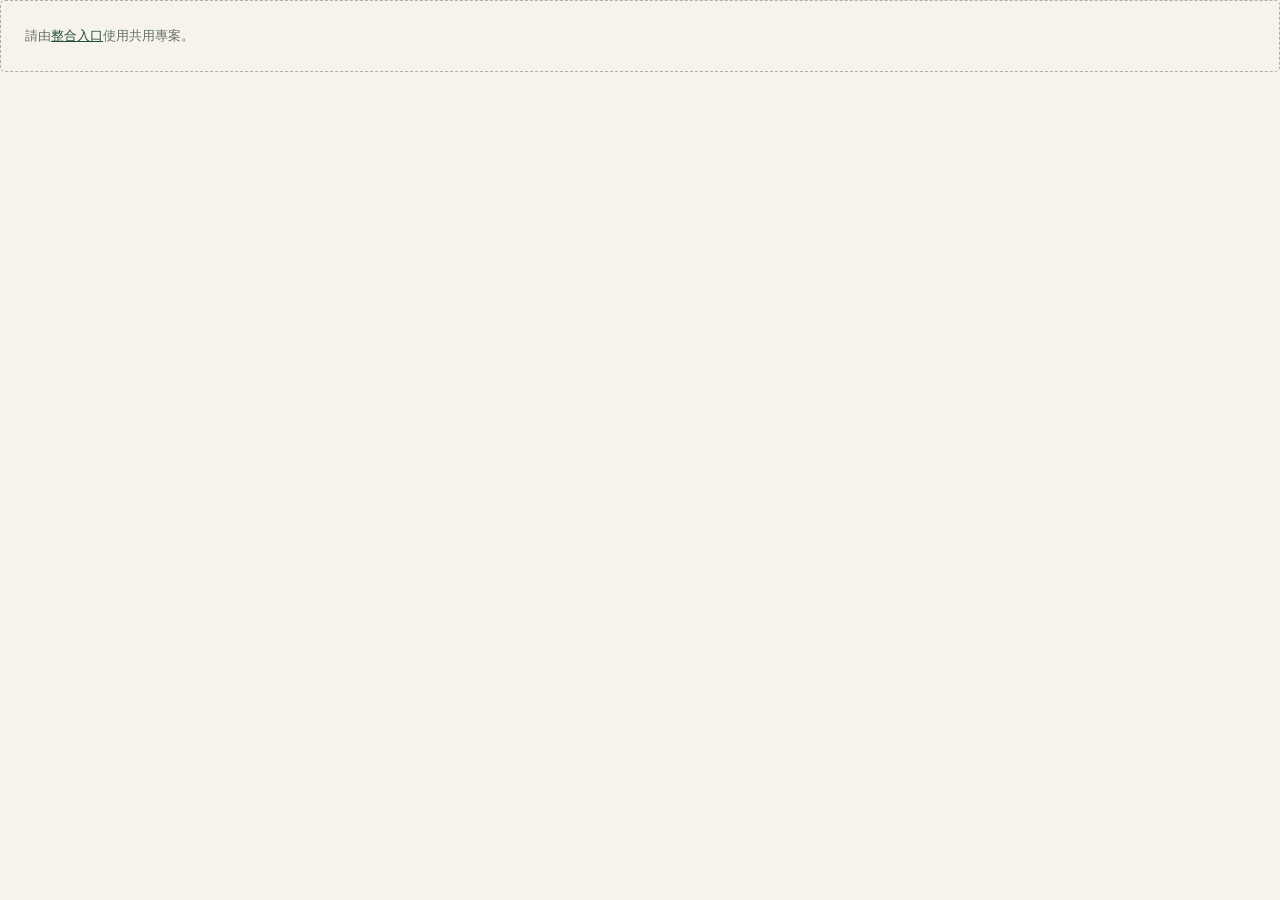
<file: assets/tools/report.html>
<!doctype html><html lang="zh-Hant"><head><meta charset="utf-8"><meta name="viewport" content="width=device-width,initial-scale=1"><title>整合行銷企劃報告工作台</title><link rel="stylesheet" href="../assets/style.css"><script defer src="../assets/model.js"></script><script defer src="../assets/strategy-model.js"></script><script defer src="../assets/audience-model.js"></script><script defer src="../assets/market-model.js"></script><script defer src="../assets/goal-model.js"></script><script defer src="../assets/journey-model.js"></script><script defer src="../assets/ops-model.js"></script><script defer src="../assets/report-model.js"></script><script defer src="../assets/learning-model.js"></script><script defer src="../assets/experiment-model.js"></script><script defer src="../assets/vendor/docx.umd.js"></script><script defer src="../assets/vendor/pdf-lib.min.js"></script><script defer src="../assets/report-export.js"></script><script defer src="../assets/report.js"></script><script defer src="../assets/mobile-export.js"></script></head><body class="tool-body"><div id="report-root" class="tool-root"><div id="loading" class="empty-state">讀取共用專案…</div><div id="report-editor" hidden><div class="report-controls"><div id="report-summary" class="vpc-summary"></div><p id="report-state" role="status"></p><div class="report-settings"><div><label for="report-mode">彙整深度</label><select id="report-mode"><option value="summary">企劃摘要（節錄與重點）</option><option value="full">完整工具彙整</option></select></div><label class="checkbox-label"><input id="include-customers" type="checkbox">收錄顧客代碼明細</label><button id="compile-report" class="primary">從目前資料產生／重新彙整</button></div><p class="hint">變更深度與明細設定後，需重新彙整才會更新章節；重新彙整將替換本頁文字。原工具不變。</p><div class="tool-actions"><button id="edit-meta">編輯封面資訊</button><button id="ai-tool-button" class="primary">AI 摘要與執行建議 ✦</button><button id="jump-preview">查看報告預覽 ↓</button></div><details class="teaching-details"><summary>選擇收錄章節與編輯文字</summary><div id="chapter-list"></div></details><div class="report-export-actions"><button id="export-word" class="primary">匯出可編輯 Word</button><button id="export-pdf" class="primary">下載固定版面 PDF</button><button id="print-report">列印／另存文字 PDF</button><button id="export-markdown">匯出 Markdown</button></div><p class="hint">Word為真正的.docx。直接下載的PDF採高解析固定版面，文字以影像呈現；若需搜尋或選取文字，請用列印功能另存PDF。手機的列印／儲存選項依瀏覽器而異。</p><p id="compiled-date" class="hint"></p><p id="report-error" class="error" role="alert"></p><p id="export-status" role="status"></p></div><article id="report-preview" class="report-paper" aria-label="行銷企劃報告預覽"></article></div></div><dialog id="section-dialog"><form id="section-form"><div class="dialog-heading"><h2>編輯報告章節</h2><button type="button" data-close="section-dialog" aria-label="關閉章節編輯">×</button></div><label for="section-title">章節標題（必填）</label><input id="section-title" maxlength="200" required><label for="section-body">章節文字（可用 # 標示小標題）</label><textarea id="section-body" maxlength="60000" rows="12"></textarea><p class="hint">此處編輯只修改報告，不回寫原分析；重新彙整會替換這段文字。</p><p id="section-error" class="error" role="alert"></p><div class="dialog-actions"><button type="button" data-close="section-dialog">取消</button><button type="submit" class="primary">儲存章節</button></div></form></dialog><dialog id="meta-dialog"><form id="meta-form"><h2>報告封面資訊</h2><div id="meta-fields"></div><p id="meta-error" class="error" role="alert"></p><div class="dialog-actions"><button type="button" data-close="meta-dialog">取消</button><button type="submit" class="primary">儲存資訊</button></div></form></dialog></body></html>
</file>
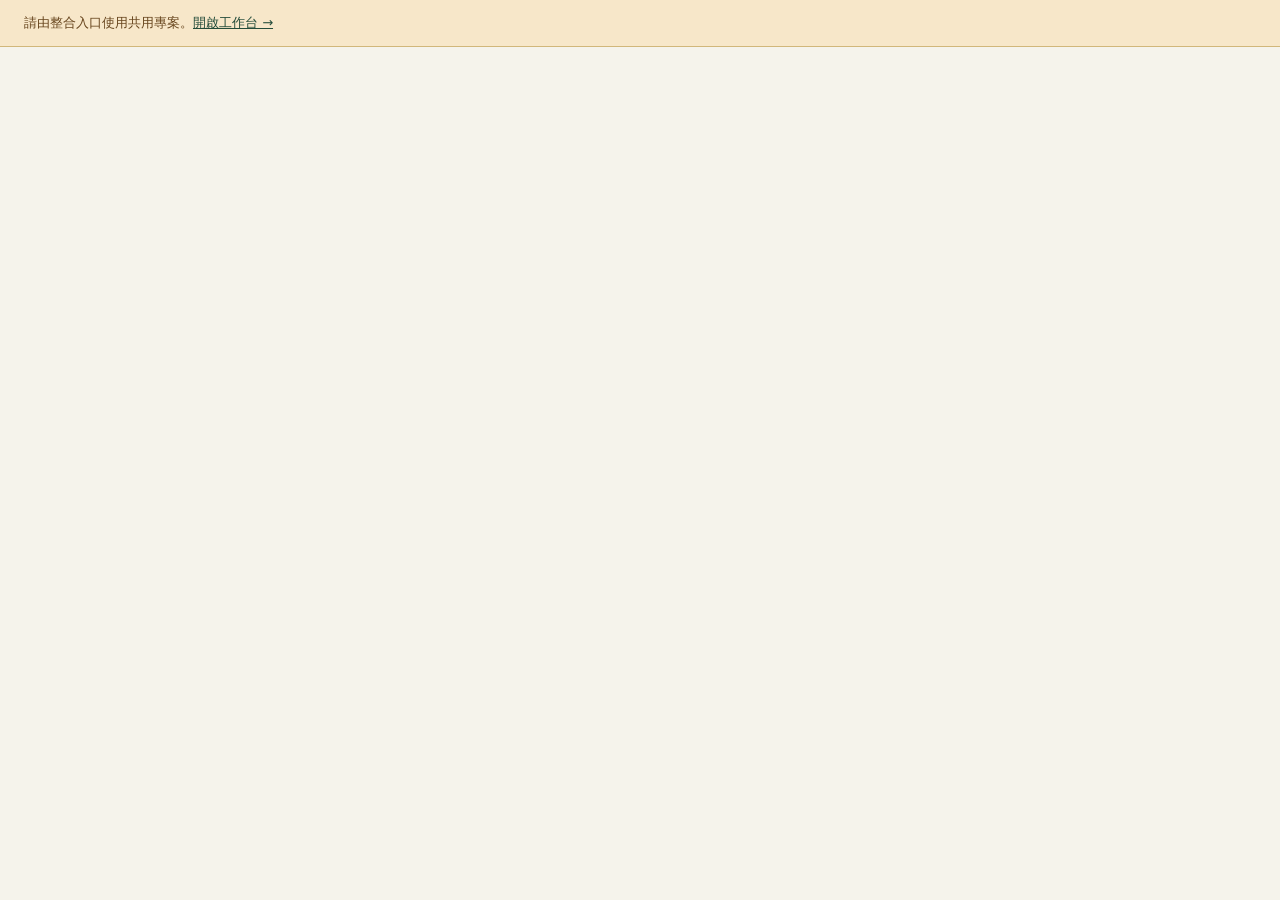
<file: assets/tools/swot.html>
<!doctype html><html lang="zh-Hant"><head><meta charset="utf-8"><meta name="viewport" content="width=device-width,initial-scale=1"><title>SWOT／TOWS策略工作台</title><link rel="stylesheet" href="../assets/style.css"><script defer src="../assets/model.js"></script><script defer src="../assets/strategy-model.js"></script><script defer src="../assets/audience-model.js"></script><script defer src="../assets/market-model.js"></script><script defer src="../assets/goal-model.js"></script><script defer src="../assets/journey-model.js"></script><script defer src="../assets/ops-model.js"></script><script defer src="../assets/report-model.js"></script><script defer src="../assets/learning-model.js"></script><script defer src="../assets/experiment-model.js"></script><script defer src="../assets/strategy.js"></script><script defer src="../assets/vendor/pdf-lib.min.js"></script><script defer src="../assets/report-export.js"></script><script defer src="../assets/mobile-export.js"></script></head><body class="tool-body" data-tool="swot">
<div id="strategy-root" class="tool-root"><div id="standalone" class="warning" hidden>請由整合入口使用共用專案。<a href="../index.html#swot" target="_top">開啟工作台 →</a></div><div id="loading" class="empty-state">讀取共用專案…</div><div id="strategy-editor" hidden><div class="print-title"><h1>SWOT／TOWS策略工作台</h1><p id="print-project"></p></div><div id="sample-label" class="case-label" hidden>日常好食虛擬教學設定，不代表真實研究或營運結果。</div><div id="strategy-summary" class="vpc-summary"></div><div class="tool-actions"><button id="ai-tool-button" class="primary">AI 生成草稿 ✦</button><button id="shared-context">參考共用VPC／BMC</button><button id="markdown-button">匯出Markdown</button><button id="print-button">列印／PDF</button><button id="legacy-download" hidden>下載舊版保留附檔</button></div><div id="bmc-controls" hidden><div class="inline-controls"><label for="bmc-mode">畫布類型</label><select id="bmc-mode"><option value="company">企業商業模式 BMC</option><option value="personal">個人商業模式</option><option value="lean">Lean Canvas</option></select><button id="from-vpc">從VPC帶入客群與價值</button><button id="snapshot">儲存版本</button></div><details class="teaching-details"><summary>版本比較與還原</summary><label for="version-select">已保存版本（最多20份）</label><select id="version-select"></select><div class="tool-actions"><button id="compare-version">比較版本</button><button id="restore-version">還原選定版本</button></div></details></div><details class="teaching-details"><summary>分析與分類提醒</summary><p id="strategy-instructions"></p></details><div id="strategy-grid"></div><section id="tows-section" class="fit-section" hidden><div class="fit-heading"><div><div class="eyebrow">PAIR CONDITIONS · CHOOSE ACTIONS</div><h2>TOWS 從分析走向策略</h2><p>SO：優勢×機會；WO：劣勢×機會；ST：優勢×威脅；WT：劣勢×威脅。</p></div><button id="new-strategy" class="primary">＋ 配對策略</button></div><div id="tows-list"></div></section><section class="reflection"><div class="fit-heading"><div><h2>取捨與下一步</h2><p>哪些未知會影響決策？如何驗證、由誰承接？</p></div><button id="edit-notes">編輯紀錄</button></div><p id="notes-text" style="white-space:pre-wrap;overflow-wrap:anywhere"></p></section></div></div>
<dialog id="item-dialog"><form id="item-form"><div class="dialog-heading"><h2 id="item-title">編輯項目</h2><button type="button" data-close="item-dialog" aria-label="關閉項目編輯">×</button></div><label for="item-text">內容 必填</label><textarea id="item-text" required maxlength="2000" rows="4"></textarea><div class="dialog-field-row"><div><label for="item-priority">優先順序</label><select id="item-priority"><option value="high">高優先</option><option value="medium">中優先</option><option value="low">低優先</option></select></div><div><label for="item-state">證據狀態</label><select id="item-state"><option value="hypothesis">待驗證假設</option><option value="evidence">有支持證據</option><option value="unknown">資料不足</option></select></div></div><label for="item-source">來源、日期與比較基準</label><textarea id="item-source" rows="3" maxlength="1500" placeholder="標記有支持證據時必填；SWOT優劣勢請說明相對誰或什麼條件。"></textarea><p id="item-error" class="error" role="alert"></p><div class="editor-actions"><button id="delete-item" type="button" class="danger-text">刪除項目</button><div><button type="button" data-close="item-dialog">取消</button><button type="submit" class="primary">儲存項目</button></div></div></form></dialog>
<dialog id="tows-dialog"><form id="tows-form"><div class="dialog-heading"><h2 id="tows-title">建立TOWS策略</h2><button type="button" data-close="tows-dialog" aria-label="關閉策略編輯">×</button></div><label for="tows-type">配對方向</label><select id="tows-type"><option value="SO">SO 優勢×機會</option><option value="WO">WO 劣勢×機會</option><option value="ST">ST 優勢×威脅</option><option value="WT">WT 劣勢×威脅</option></select><label for="tows-internal">內部條件</label><select id="tows-internal" required></select><label for="tows-external">外部條件</label><select id="tows-external" required></select><label for="tows-text">策略與取捨 必填</label><textarea id="tows-text" required maxlength="3000" rows="3"></textarea><div class="dialog-field-row"><div><label for="tows-owner">負責角色</label><input id="tows-owner" maxlength="100"></div><div><label for="tows-due">期限</label><input id="tows-due" maxlength="100" placeholder="未確認就填待確認"></div></div><label for="tows-status">狀態</label><select id="tows-status"><option value="proposed">候選策略</option><option value="testing">驗證中</option><option value="adopted">已採用</option><option value="rejected">暫不採用</option></select><label for="tows-test">驗證方式、反例與停止條件</label><textarea id="tows-test" rows="3" maxlength="2000"></textarea><p id="tows-error" class="error" role="alert"></p><div class="editor-actions"><button id="delete-strategy" type="button" class="danger-text">刪除策略</button><div><button type="button" data-close="tows-dialog">取消</button><button type="submit" class="primary">儲存策略</button></div></div></form></dialog>
<dialog id="notes-dialog"><form id="notes-form"><h2>取捨與下一步</h2><label for="notes-input">反思、限制與驗證重點</label><textarea id="notes-input" rows="7" maxlength="5000"></textarea><div class="dialog-actions"><button type="button" data-close="notes-dialog">取消</button><button type="submit" class="primary">儲存紀錄</button></div></form></dialog>
<dialog id="document-dialog"><div class="dialog-heading"><h2 id="document-title">成果預覽</h2><button type="button" data-close="document-dialog" aria-label="關閉文件預覽">×</button></div><pre id="document-text" class="notes-preview"></pre><div class="dialog-actions"><button id="download-document" class="primary">下載Markdown</button><button type="button" data-close="document-dialog">關閉</button></div></dialog>
</body></html>
</file>
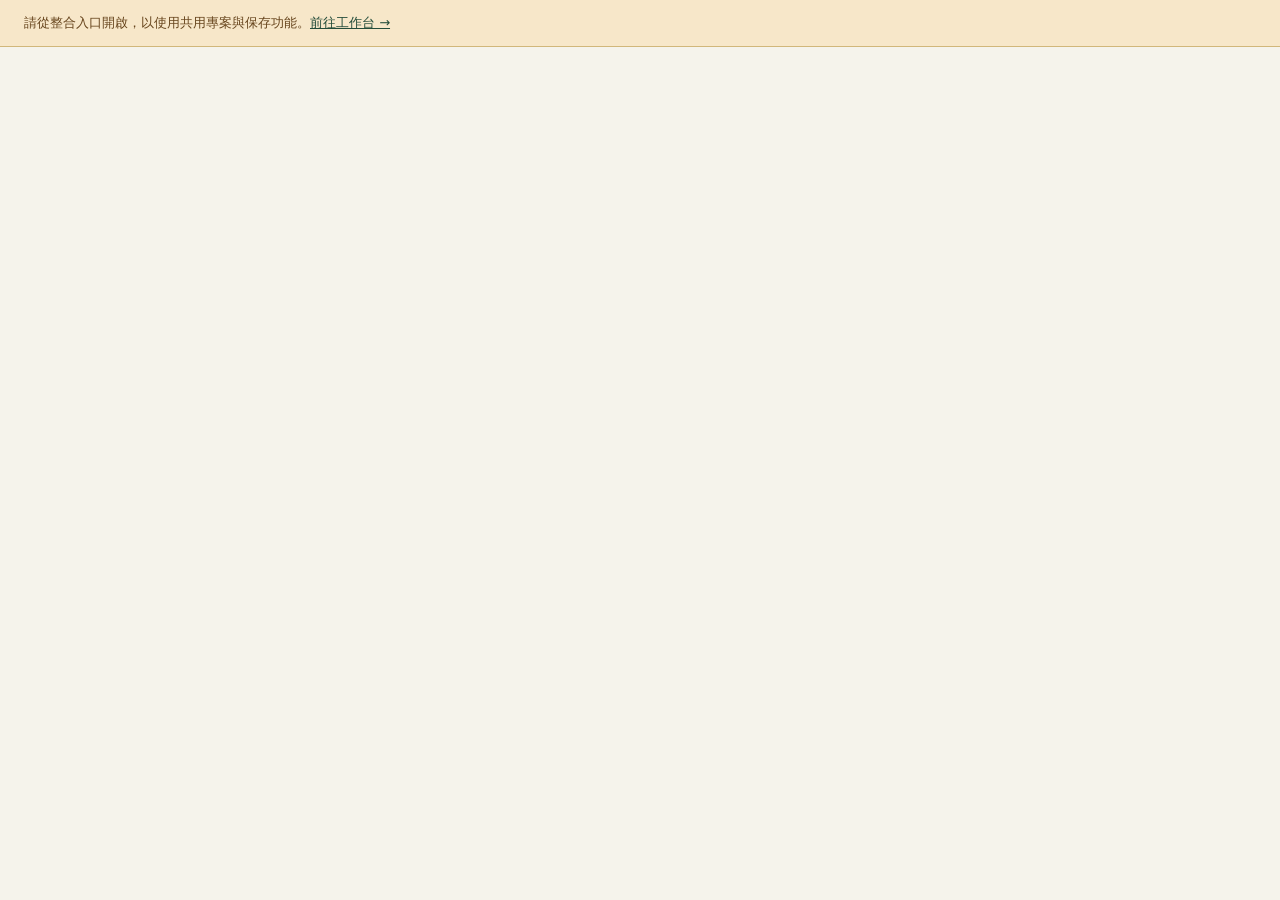
<file: assets/tools/vpc.html>
<!doctype html><html lang="zh-Hant"><head><meta charset="utf-8"><meta name="viewport" content="width=device-width,initial-scale=1"><title>VPC 價值主張畫布｜行銷構想室</title><link rel="stylesheet" href="../assets/style.css"><script defer src="../assets/model.js"></script><script defer src="../assets/strategy-model.js"></script><script defer src="../assets/audience-model.js"></script><script defer src="../assets/market-model.js"></script><script defer src="../assets/goal-model.js"></script><script defer src="../assets/journey-model.js"></script><script defer src="../assets/ops-model.js"></script><script defer src="../assets/report-model.js"></script><script defer src="../assets/learning-model.js"></script><script defer src="../assets/experiment-model.js"></script><script defer src="../assets/vpc.js"></script><script defer src="../assets/vendor/pdf-lib.min.js"></script><script defer src="../assets/report-export.js"></script><script defer src="../assets/mobile-export.js"></script></head><body class="tool-body">
<div id="vpc-root" class="tool-root"><div id="standalone" class="warning" hidden>請從整合入口開啟，以使用共用專案與保存功能。<a href="../index.html#vpc" target="_top">前往工作台 →</a></div><div id="loading" class="empty-state">正在讀取共用專案…</div><div id="editor" hidden><div class="print-title"><h1>VPC 價值主張畫布</h1><p id="print-project"></p></div><div id="demo-label" class="case-label" hidden>虛擬教學專案 · 所有範例都是待驗證假設，不代表已完成市調。</div>
<div class="vpc-summary" id="summary" aria-live="polite"></div><div class="tool-actions"><button id="ai-tool-button">AI 生成VPC草稿 ✦</button><button id="open-fit" class="primary">＋ 建立需求配對</button><button id="report-button">匯出 Markdown</button><button id="prompt-button">取得分析提示詞</button><button id="print-button">列印／PDF</button></div>
<details class="teaching-details"><summary>怎麼使用這張畫布？</summary><ol><li>先聚焦一種顧客與情境，在「顧客輪廓」記下任務、痛點與期待利益。</li><li>再整理你的產品／服務、痛點解方與利益創造；點卡片可編輯。</li><li>選擇高優先的需求，建立配對並寫下支持證據與驗證方式。</li><li>配對只代表候選契合。證據不足就保留假設，不必把六區填滿。</li></ol><p>配對規則：顧客任務 ↔ 產品／服務，痛點 ↔ 痛點解方，期待利益 ↔ 利益創造。</p></details>
<div class="canvas-halves"><section class="half"><header class="half-header"><h2>顧客輪廓</h2><span>CUSTOMER PROFILE</span></header><div id="customer-blocks"></div></section><section class="half solution"><header class="half-header"><h2>價值地圖</h2><span>VALUE MAP</span></header><div id="solution-blocks"></div></section></div>
<section class="fit-section"><div class="fit-heading"><div><div class="eyebrow">FIND THE FIT</div><h2>需求與方案，真的接得上嗎？</h2><p>配對、找證據、提出可推翻它的問題。</p></div><button id="add-fit" aria-label="新增需求與方案配對">＋ 配對</button></div><div id="fit-list" class="fit-list"></div></section>
<section class="reflection"><div class="fit-heading"><div><h2>反思與下一步</h2><p>最關鍵的未知是什麼？下一個小規模驗證要做什麼？</p></div><button id="edit-reflection">編輯紀錄</button></div><p id="reflection-text" style="white-space:pre-wrap;overflow-wrap:anywhere"></p></section></div></div>
<dialog id="card-dialog"><form id="card-form"><div class="dialog-heading"><div><div class="eyebrow">EVIDENCE BEFORE ASSUMPTION</div><h2 id="card-title">新增卡片</h2></div><button type="button" data-close="card-dialog" aria-label="關閉卡片視窗">×</button></div><label for="card-text">內容 <span class="required">必填</span></label><textarea id="card-text" maxlength="2000" required rows="4"></textarea><div class="dialog-field-row"><div><label for="card-priority">優先順序</label><select id="card-priority"><option value="high">高優先</option><option value="medium">中優先</option><option value="low">低優先</option></select></div><div><label for="card-state">證據狀態</label><select id="card-state"><option value="hypothesis">待驗證假設</option><option value="evidence">有支持證據</option><option value="unknown">資料不足</option></select></div></div><label for="card-source">來源／依據 <span class="muted">標示有支持證據時必填</span></label><textarea id="card-source" maxlength="1500" rows="3" placeholder="來源名稱、編號、日期、網址或訪談摘錄；沒有資料就保留假設。"></textarea><p id="card-error" class="error" role="alert"></p><div class="editor-actions"><button id="delete-card" class="danger-text" type="button">刪除卡片</button><div><button type="button" data-close="card-dialog">取消</button><button class="primary" type="submit">儲存卡片</button></div></div></form></dialog>
<dialog id="fit-dialog"><form id="fit-form"><div class="dialog-heading"><div><div class="eyebrow">CONNECT & VALIDATE</div><h2 id="fit-title">建立需求配對</h2></div><button type="button" data-close="fit-dialog" aria-label="關閉配對視窗">×</button></div><label for="fit-customer">顧客項目</label><select id="fit-customer" required></select><label for="fit-solution">對應方案</label><select id="fit-solution" required></select><label for="fit-state">配對狀態</label><select id="fit-state"><option value="pending">待驗證</option><option value="supported">有支持證據</option><option value="revise">需修正</option></select><label for="fit-evidence">支持依據 <span class="muted">標示有支持證據時必填</span></label><textarea id="fit-evidence" maxlength="2000" rows="3"></textarea><label for="fit-test">驗證方式與可能反例</label><textarea id="fit-test" maxlength="2000" rows="3" placeholder="找誰、問什麼、如何測試？什麼證據會推翻這項配對？"></textarea><p id="fit-error" class="error" role="alert"></p><div class="editor-actions"><button id="delete-fit" class="danger-text" type="button">刪除配對</button><div><button type="button" data-close="fit-dialog">取消</button><button type="submit" class="primary">儲存配對</button></div></div></form></dialog>
<dialog id="reflection-dialog"><form id="reflection-form"><h2>反思與下一步</h2><label for="reflection-input">驗證重點、反例與待辦</label><textarea id="reflection-input" maxlength="5000" rows="8"></textarea><div class="dialog-actions"><button type="button" data-close="reflection-dialog">取消</button><button type="submit" class="primary">儲存紀錄</button></div></form></dialog>
<dialog id="preview-dialog"><div class="dialog-heading"><h2 id="preview-title">分析提示詞</h2><button type="button" data-close="preview-dialog" aria-label="關閉預覽">×</button></div><p class="muted" style="font-size:12px">可複製到你使用的AI工具。這裡不會連線呼叫模型或傳送資料。</p><pre id="preview-text" class="notes-preview"></pre><div class="preview-actions"><button id="copy-preview" class="primary">複製文字</button><button id="download-preview">下載文字</button><button type="button" data-close="preview-dialog">關閉</button></div><p id="copy-status" role="status" style="font-size:12px"></p></dialog>
</body></html>
</file>
<file: assets/assets/style.css>
:root{--paper:#f5f3eb;--surface:#fffef9;--ink:#263b32;--muted:#657269;--line:#d9ddd2;--green:#254d3b;--orange:#b4482e;--pale:#eaf0e5;--gold:#f2e7cc;--danger:#a32c2c;--radius:8px;--shadow:0 16px 60px #263b3220}*{box-sizing:border-box}body{margin:0;background:var(--paper);color:var(--ink);font-family:"Microsoft JhengHei","PingFang TC",system-ui,sans-serif;font-size:15px;line-height:1.7}button,input,textarea,select{font:inherit}button,.button-link{min-height:44px;padding:9px 15px;border:1px solid var(--line);border-radius:var(--radius);background:var(--surface);color:var(--ink);cursor:pointer;text-decoration:none;display:inline-flex;align-items:center;justify-content:center;gap:8px;line-height:1.4;font-weight:600}button:hover,.button-link:hover{background:#e9ede2;border-color:#aab8a5}button:disabled{opacity:.55;cursor:not-allowed}input,textarea,select{width:100%;background:var(--surface);color:var(--ink);border:1px solid #abb8aa;border-radius:6px;padding:11px;min-height:44px}textarea{resize:vertical;line-height:1.6}label{display:block;font-weight:600;font-size:13px;margin:16px 0 6px}h1,h2,h3,p{margin-top:0}h1{font-size:clamp(27px,3vw,42px);line-height:1.4;letter-spacing:-.04em;margin-bottom:16px}h2{font-size:22px;line-height:1.45;margin-bottom:12px}h3{font-size:17px}a{color:var(--green)}[hidden]{display:none!important}:focus-visible{outline:3px solid var(--orange);outline-offset:3px}.primary{background:var(--green);color:white;border-color:var(--green)}.primary:hover{background:#193c2b;color:white}.danger{background:var(--danger);color:white}.danger-text{color:var(--danger)}.eyebrow{font-size:10px;font-weight:700;letter-spacing:.16em;color:var(--muted);margin-bottom:10px}.masthead{height:86px;border-bottom:1px solid var(--line);display:flex;justify-content:space-between;align-items:center;padding:0 32px;background:var(--surface)}.brand{display:flex;align-items:center;gap:12px;text-decoration:none;font-size:22px;font-weight:800;letter-spacing:.04em}.brand-icon{width:40px;height:44px;background:var(--green);color:#fff;border-radius:2px 12px 2px 2px;display:grid;place-items:center;font-size:21px}.brand small{display:block;font-size:9px;letter-spacing:.13em;font-weight:600;color:var(--muted);margin-top:0}.mast-meta{display:flex;align-items:center;gap:22px;font-size:11px;color:var(--muted)}#save-state:before{content:"";display:inline-block;width:6px;height:6px;background:var(--green);border-radius:50%;margin-right:7px}.app-shell{display:grid;grid-template-columns:248px minmax(0,1fr);min-height:calc(100vh - 86px)}.rail{padding:32px 22px;border-right:1px solid var(--line);background:#efeee5}.rail label{margin-top:0}.compact-actions{display:flex;gap:6px;margin-top:8px}.compact-actions button{flex:1;font-size:12px;padding:8px}.project-info{font-size:12px;color:var(--muted);overflow-wrap:anywhere;margin:14px 0 22px}.main-nav{display:grid;gap:6px;margin:18px -8px 28px}.main-nav a{display:flex;justify-content:space-between;text-decoration:none;padding:12px 10px;border-radius:5px;font-size:13px;font-weight:600}.main-nav a span{font:11px monospace;opacity:.7}.main-nav a.active{background:var(--green);color:#fff}.main-nav a:hover{box-shadow:inset 0 0 0 1px #aab8a5}.rail-section{border-top:1px solid #cfd5c8;padding-top:22px}.wide{width:100%;margin-bottom:7px;font-size:12px;justify-content:space-between}.example-button{margin-top:28px;border-color:#c1aa79;background:var(--gold);font-size:12px;width:100%;justify-content:space-between}.rail-note{font-size:11px;line-height:1.9;color:var(--muted);margin:16px 0}.help-link{font-size:12px}main{min-width:0;padding:42px 42px 0;max-width:1700px;width:100%}.page-heading{display:flex;justify-content:space-between;gap:20px;margin:10px 0 35px}.page-heading .lead{max-width:610px;color:var(--muted);font-size:14px}.phase-number{font:88px Georgia,serif;color:#d4d9cb;line-height:1}.project-brief{padding:24px 0 28px;border-top:2px solid var(--ink);border-bottom:1px solid var(--line);display:flex;gap:20px;justify-content:space-between;align-items:flex-start;margin-bottom:36px}.project-brief h2{font-size:24px}.project-brief p{white-space:pre-wrap;overflow-wrap:anywhere;max-width:760px;font-size:13px;margin-bottom:8px}.project-meta{color:var(--muted);font-size:11px!important}.text-button{background:none;border:0;white-space:nowrap;font-size:12px;padding-right:0}.section-heading{display:flex;justify-content:space-between;align-items:center;gap:18px;margin-bottom:20px}.section-heading h2{margin-bottom:0}.segmented{display:flex;border:1px solid var(--line);border-radius:5px;overflow:hidden;background:var(--surface);flex-shrink:0}.segmented button{border:0;border-radius:0;font-size:12px;min-height:40px}.segmented [aria-pressed=true]{background:var(--green);color:#fff}.workflow-list{border-top:1px solid var(--line)}.workflow-row{display:grid;grid-template-columns:45px minmax(0,1fr) auto;gap:16px;padding:20px 4px;border-bottom:1px solid var(--line);align-items:start}.step-no{font:21px Georgia,serif;color:#8a9784}.workflow-row h3{margin-bottom:4px}.workflow-row p{color:var(--muted);font-size:12px;margin:0}.workflow-row.available{background:var(--surface);border-left:3px solid var(--orange);padding:22px 18px;margin:0 -14px}.workflow-row .status-tag{font-size:11px;color:var(--muted);padding-top:6px;white-space:nowrap}.workflow-row .button-link{font-size:12px}.tool-list{display:flex;flex-wrap:wrap;gap:7px;margin-top:9px}.tool-label{font-size:11px;background:#e8eae0;padding:2px 8px;border-radius:3px}.course-list{display:grid;grid-template-columns:1fr 1fr;gap:0 28px}.course-item{border-bottom:1px solid var(--line);padding:17px 0}.course-item h3{margin:4px 0;font-size:15px}.course-item p{font-size:12px;color:var(--muted);margin-bottom:8px}.course-item .button-link{min-height:36px;font-size:12px;padding:7px 10px}.continuity{margin:42px 0}.continuity p{font-size:13px;color:var(--muted);max-width:720px}.flow-strip{display:flex;flex-wrap:wrap;gap:10px;align-items:center;font-size:12px;margin-top:22px}.flow-strip span{padding:9px 13px;border:1px solid var(--line);border-radius:4px}.flow-strip .current{border-color:var(--orange);background:#f7e9de;color:#84321e}.app-footer{display:flex;justify-content:space-between;gap:15px;border-top:1px solid var(--line);padding:23px 0;font-size:10px;color:var(--muted);margin-top:40px}.tool-heading{display:flex;gap:20px;justify-content:space-between;align-items:flex-start}.tool-heading h1{font-size:32px;margin-bottom:8px}.tool-heading p{font-size:13px;color:var(--muted);max-width:650px}.tool-heading .button-link{font-size:12px;white-space:nowrap}iframe{display:block;width:100%;border:0;min-height:600px;margin-top:14px}.warning{padding:12px 24px;background:#f7e7c9;color:#67451d;font-size:13px;border-bottom:1px solid #d1b77a}.required{font-size:11px;color:var(--orange)}dialog{border:1px solid var(--line);border-radius:10px;padding:28px;background:var(--surface);color:var(--ink);width:min(620px,calc(100vw - 24px));max-height:90dvh;overflow:auto;box-shadow:var(--shadow)}dialog::backdrop{background:#162d2380}.dialog-heading{display:flex;justify-content:space-between;align-items:start;gap:15px;margin-bottom:8px}.dialog-heading h2{margin:0}.dialog-heading button{font-size:24px;min-width:44px;padding:0}.dialog-actions{display:flex;justify-content:flex-end;gap:10px;margin-top:20px}.checkbox-label{display:flex;gap:10px;align-items:center}.checkbox-label input{width:19px;height:19px;min-height:0}.error{color:var(--danger);font-size:13px;min-height:1em;margin:10px 0 0}#toast{position:fixed;bottom:22px;right:22px;z-index:30;padding:13px 20px;border-radius:6px;background:var(--ink);color:white;max-width:min(500px,calc(100vw - 32px));font-size:13px;box-shadow:var(--shadow)}.skip{position:absolute;top:-100px;left:10px;z-index:50}.skip:focus{top:10px;background:white;padding:10px}.empty-state{padding:24px;border:1px dashed #a6b49d;border-radius:5px;color:var(--muted);font-size:13px}.muted{color:var(--muted)}
/* VPC uses the same tokens and keeps its interaction surface independent. */
.tool-body{background:var(--paper);padding:0}.tool-root{padding-bottom:20px}.vpc-summary{display:flex;justify-content:space-between;gap:15px;flex-wrap:wrap;background:var(--surface);border:1px solid var(--line);padding:14px 18px;margin-bottom:18px;border-radius:6px}.vpc-summary p{margin:0;font-size:13px}.vpc-summary strong{font-size:19px;color:var(--orange);margin-right:5px}.tool-actions{display:flex;gap:7px;flex-wrap:wrap;margin-bottom:15px}.tool-actions button{font-size:12px}.case-label{font-size:12px;color:#765426;background:var(--gold);padding:9px 13px;margin-bottom:16px;border-left:3px solid #b28a42}.canvas-halves{display:grid;grid-template-columns:1fr 1fr;gap:20px}.half-header{display:flex;justify-content:space-between;align-items:end;border-bottom:2px solid var(--green);padding:9px 0 12px;margin-bottom:12px}.half-header h2{font-size:21px;margin:0}.half-header span{font-size:10px;color:var(--muted);letter-spacing:.08em}.half.solution .half-header{border-color:var(--orange)}.canvas-block{border:1px solid var(--line);background:var(--surface);padding:17px;margin-bottom:12px;border-radius:5px}.block-heading{display:flex;justify-content:space-between;gap:8px;align-items:center}.block-heading h3{margin:0;font-size:16px}.block-heading .add-card{padding:3px 10px;min-width:44px;min-height:36px;font-size:19px}.block-help{font-size:11px;color:var(--muted);margin:6px 0 13px}.note-card{display:block;width:100%;text-align:left;justify-content:normal;flex-direction:column;align-items:stretch;border:0;border-left:2px solid #9ba78e;border-radius:0;background:#f1f3ea;padding:12px 13px;margin-top:8px;font-weight:400;overflow-wrap:anywhere;gap:6px}.solution .note-card{background:#f8f0e5;border-left-color:#bb9171}.note-card:hover{background:#e4eada}.note-title{font-size:13px;line-height:1.7}.note-meta{display:flex;gap:9px;flex-wrap:wrap;font-size:10px;color:#53614e}.state-evidence{color:#205d3c;font-weight:700}.state-unknown{color:#8d361c}.card-placeholder{font-size:12px;color:var(--muted);padding:8px 0}.fit-section{margin-top:24px;border-top:2px solid var(--ink);padding-top:22px}.fit-heading{display:flex;justify-content:space-between;gap:12px;align-items:start}.fit-heading h2{font-size:22px;margin-bottom:6px}.fit-heading p{font-size:12px;color:var(--muted)}.fit-list{margin-top:16px}.fit-row{width:100%;display:grid;grid-template-columns:minmax(0,1fr) 24px minmax(0,1fr) auto;gap:12px;text-align:left;background:var(--surface);padding:16px;border-radius:4px;margin-bottom:8px;font-size:12px;font-weight:400;overflow-wrap:anywhere}.fit-row .arrow{color:var(--orange);font-size:18px;align-self:center}.fit-row small{display:block;color:var(--muted);font-size:10px;margin-bottom:4px}.fit-state{font-size:10px;white-space:nowrap;align-self:center}.fit-note{grid-column:1/-1;color:var(--muted);border-top:1px solid var(--line);padding-top:9px;font-size:11px}.reflection{margin-top:26px}.reflection label{font-size:15px}.reflection p{font-size:12px;color:var(--muted)}.reflection textarea{font-size:13px}.dialog-field-row{display:grid;grid-template-columns:1fr 1fr;gap:16px}.teaching-details{font-size:12px;border-bottom:1px solid var(--line);padding-bottom:16px;margin-bottom:18px}.teaching-details summary{cursor:pointer;font-weight:600;min-height:35px;padding:5px 0}.teaching-details ol{padding-left:22px;color:var(--muted)}.editor-actions{display:flex;justify-content:space-between;gap:12px;margin-top:22px}.editor-actions>div{display:flex;gap:8px}.notes-preview{max-height:52vh;white-space:pre-wrap;font-size:12px;background:var(--paper);padding:18px;border:1px solid var(--line);overflow:auto;overflow-wrap:anywhere}.preview-actions{display:flex;flex-wrap:wrap;gap:8px;margin-top:15px}.unsaved-note{font-size:11px;color:var(--orange);min-height:1.4em}.print-title{display:none}
@media(min-width:1500px){main{padding:48px 64px 0}.app-shell{grid-template-columns:270px minmax(0,1fr)}}
@media(max-width:1000px){main{padding:30px 24px 0}.app-shell{grid-template-columns:215px minmax(0,1fr)}.rail{padding:26px 16px}.canvas-halves{gap:12px}.canvas-block{padding:12px}.phase-number{font-size:64px}.edition{display:none}.tool-heading{display:block}.tool-heading .button-link{margin-bottom:8px}}
@media(max-width:700px){.masthead{height:74px;padding:0 17px}.brand{font-size:18px;gap:9px}.brand small{font-size:7px}.brand-icon{width:33px;height:38px}.mast-meta{font-size:10px;max-width:110px;line-height:1.5}.app-shell{display:block}.rail{border-right:0;border-bottom:1px solid var(--line);padding:17px}.rail>.eyebrow,.rail>label,.project-info,.rail-note,.help-link{display:none}.rail select{font-size:14px}.compact-actions{margin-top:8px}.main-nav{display:flex;gap:8px;margin:16px 0 0}.main-nav a{flex:1;font-size:12px;padding:11px 9px;gap:5px}.main-nav a span{display:none}.rail-section{display:flex;flex-wrap:wrap;gap:7px;padding-top:13px;margin-top:14px}.rail-section .eyebrow{display:none}.rail-section .wide{width:auto;flex:1;font-size:11px;margin:0;padding:9px 8px}.rail-section .compact-actions{width:100%;margin:0}.example-button{margin-top:12px;min-height:44px}main{padding:28px 17px 0}.page-heading{margin:0 0 24px;gap:0}.page-heading h1{font-size:27px;max-width:340px}.phase-number{display:none}.project-brief{padding:19px 0;display:block;margin-bottom:26px}.project-brief h2{font-size:22px}.project-brief .text-button{padding-left:0;margin-top:8px}.section-heading{display:block}.segmented{width:max-content;margin-top:16px}.workflow-row{grid-template-columns:28px minmax(0,1fr);gap:12px;padding:17px 0}.workflow-row.available{margin:0 -5px;padding:18px 10px}.workflow-row>.status-tag,.workflow-row>.button-link{grid-column:2;justify-self:start}.workflow-row h3{font-size:16px}.course-list{grid-template-columns:1fr}.continuity{margin:30px 0}.continuity h2{font-size:21px}.flow-strip{gap:6px;font-size:11px}.flow-strip span{padding:8px}.app-footer{display:block;margin-top:30px}.app-footer span{display:block}.tool-heading h1{font-size:27px}.canvas-halves{grid-template-columns:1fr}.half.solution{margin-top:10px}.canvas-block{padding:16px}.canvas-block .add-card{min-height:44px}.tool-actions{gap:7px}.tool-actions button{flex:1;font-size:12px}.fit-row{grid-template-columns:minmax(0,1fr) 20px minmax(0,1fr);padding:13px;gap:9px}.fit-state{grid-column:1/-1;justify-self:start}.vpc-summary{padding:12px;gap:10px}.vpc-summary p{font-size:12px}.vpc-summary strong{font-size:16px}.dialog-field-row{grid-template-columns:1fr;gap:0}dialog{padding:21px 18px}.dialog-actions button{flex:1}#toast{bottom:14px;right:14px}.editor-actions{flex-wrap:wrap}.editor-actions>div{margin-left:auto}}
.fit-heading>button{flex-shrink:0;white-space:nowrap}
.row-links{display:flex;gap:8px;flex-wrap:wrap}.row-links .button-link{font-size:12px}.inline-controls{display:flex;gap:10px;align-items:center;flex-wrap:wrap;margin:16px 0}.inline-controls label{margin:0}.inline-controls select{width:auto;max-width:100%}.hint{font-size:12px;color:var(--muted)}.ai-dialog{width:min(850px,calc(100vw - 24px))}.ai-dialog details{margin:15px 0}.ai-dialog summary{cursor:pointer;font-size:13px}.ai-dialog .notes-preview{max-height:40vh}.ai-dialog .checkbox-label{align-items:flex-start}.ai-dialog .checkbox-label input{flex-shrink:0;margin-top:4px}#ai-status{font-size:13px;color:var(--green);white-space:pre-wrap}#strategy-grid .canvas-block{margin:0}.swot-grid{display:grid;grid-template-columns:1fr 1fr;gap:16px}.swot-grid .strategy-block:nth-child(3),.swot-grid .strategy-block:nth-child(4){border-top:3px solid var(--orange)}.swot-grid .strategy-block:nth-child(1),.swot-grid .strategy-block:nth-child(2){border-top:3px solid var(--green)}.bmc-grid{display:grid;grid-template-columns:repeat(5,minmax(0,1fr));grid-template-areas:"kp ka vp cr cs" "kp kr vp ch cs" "cost cost cost rev rev";gap:9px;align-items:stretch}.bmc-grid .strategy-block{grid-area:var(--area);padding:13px;min-width:0}.bmc-grid .strategy-block[style*="vp"]{background:#f7eddf;border-color:#c69b7e}.bmc-grid .block-heading{align-items:start}.bmc-grid .block-heading h3{font-size:14px}.block-number{display:block;font:11px monospace;color:var(--orange);margin-bottom:7px}.bmc-grid .note-card{padding:9px;font-size:12px}.bmc-grid .note-title{font-size:12px}.tows-row{display:grid;grid-template-columns:42px minmax(0,1fr) auto;gap:15px;width:100%;margin:10px 0;padding:18px;text-align:left;font-weight:400;background:var(--surface);overflow-wrap:anywhere}.tows-row strong{font-size:14px}.tows-row small{display:block;font-size:11px;color:var(--muted);margin-top:7px}.tows-type{font:21px Georgia,serif;color:var(--orange)}.main-nav{gap:4px}
@media(max-width:1100px){.bmc-grid{grid-template-columns:repeat(3,minmax(0,1fr));grid-template-areas:"cs vp ch" "cr ka kp" "kr cost rev"}.bmc-grid .block-heading h3{font-size:15px}}
@media(max-width:700px){.main-nav{display:grid;grid-template-columns:1fr 1fr}.main-nav a{min-height:44px}.rail-section:has(#ai-settings){display:grid;grid-template-columns:1fr 1fr}.rail-section #ai-clear{grid-column:1/-1}.inline-controls{align-items:stretch}.inline-controls select{width:100%;flex-basis:100%}.inline-controls button{flex:1;font-size:12px}.swot-grid{grid-template-columns:1fr}.bmc-grid{display:flex;flex-direction:column;gap:12px}.bmc-grid .strategy-block{padding:17px}.bmc-grid .note-title{font-size:13px}.tows-row{grid-template-columns:32px minmax(0,1fr);gap:9px}.tows-row>.fit-state{grid-column:2}.workflow-row>.row-links{grid-column:2}.ai-dialog{padding:20px 16px}.ai-dialog .checkbox-label{font-size:12px}}
@media print{.inline-controls,.tows-row button{display:none!important}.bmc-grid{grid-template-columns:repeat(3,minmax(0,1fr));grid-template-areas:"cs vp ch" "cr ka kp" "kr cost rev"}.tows-row{break-inside:avoid}}
@media(prefers-reduced-motion:reduce){*{scroll-behavior:auto!important;transition:none!important}}
@media print{body{background:white}.masthead,.rail,.tool-heading,.tool-actions,.teaching-details,.app-footer,.reflection textarea,.add-card,.fit-heading button,.warning,#toast{display:none!important}.app-shell{display:block}main{padding:0;max-width:none}#home-view{display:none!important}#vpc-view{display:block!important}iframe{margin:0}dialog{display:none}.tool-body{padding:0}.print-title{display:block;margin-bottom:18px}.canvas-halves{grid-template-columns:1fr 1fr}.canvas-block,.fit-row{break-inside:avoid}.note-card{border:1px solid #ccc;background:white}.case-label{background:white}.reflection{break-inside:avoid}}

.tows-type{white-space:nowrap}
@media(max-width:700px){.tows-row{grid-template-columns:42px minmax(0,1fr)}}
/* Phase 03: comparison rows and editorial persona sheets */
.audience-section{margin-top:42px;border-top:1px solid var(--ink,#234b3c);padding-top:26px}.segment-row{display:grid;grid-template-columns:minmax(130px,1fr) minmax(180px,2fr) auto auto;gap:20px;align-items:center;padding:24px 0;border-bottom:1px solid #d6dbce}.segment-row h3{margin:8px 0}.segment-row p{margin:0 0 8px}.segment-row small{display:block;color:#65786a}.score-strip{display:flex;gap:14px;text-align:center}.score-strip span{font-size:12px;white-space:nowrap;color:#65786a}.score-strip strong{display:block;font-family:Georgia,serif;font-size:27px;color:#ad5d28;font-weight:400}.position-grid{display:grid;grid-template-columns:1fr 1fr;gap:24px;background:#eeeede;padding:28px;border-left:3px solid #ae8844}.position-grid dt,.persona-sheet dt{color:#6a796a;font-size:12px;margin-bottom:6px}.position-grid dd,.persona-sheet dd{margin:0;white-space:pre-wrap;overflow-wrap:anywhere;line-height:1.8}.persona-grid{display:grid;grid-template-columns:1fr 1fr;gap:24px}.persona-sheet{border-top:4px solid #234b3c;background:#fffef9;padding:26px}.persona-sheet h3{font-size:24px;margin:14px 0 8px}.persona-segment{border-bottom:1px solid #d6dbce;padding-bottom:18px;color:#a75a2b}.persona-sheet dl>div{margin-bottom:20px}.segment-row>*{min-width:0}.segment-row h3,.segment-row p,.segment-row small{overflow-wrap:anywhere}.audience-section .fit-heading{gap:14px}.audience-section button{flex-shrink:0}
@media(max-width:1050px){.segment-row{grid-template-columns:1fr 2fr}.segment-row>button{justify-self:start}.persona-grid{grid-template-columns:1fr}}
@media(max-width:700px){.segment-row{grid-template-columns:1fr;gap:16px}.score-strip{justify-content:flex-start;gap:30px}.position-grid{grid-template-columns:1fr;padding:20px}.persona-sheet{padding:20px}.audience-section .fit-heading{align-items:flex-start;flex-direction:column}}
@media print{.segment-row button,.persona-sheet button{display:none}.persona-sheet,.segment-row{break-inside:avoid}.persona-grid{display:block}.audience-section{margin-top:20px}}
@media(min-width:1051px){.persona-sheet:only-child{grid-column:1/-1}.persona-sheet:only-child dl{display:grid;grid-template-columns:1fr 1fr;column-gap:40px}.persona-sheet:only-child dl>div{padding-bottom:12px;border-bottom:1px solid #e2e4d8}}
@media print{.persona-sheet:only-child dl{display:block}}
/* Phase 04: evidence-led market dossier */
.market-section{margin-top:36px;padding-top:24px;border-top:1px solid #aebca9}.pestel-grid{display:grid;grid-template-columns:repeat(3,minmax(0,1fr));gap:18px}.market-block{min-width:0}.market-signal{display:block;text-align:left;width:100%;border:0;border-left:3px solid #b18b46;background:#eff0e7;padding:14px;margin-top:14px;overflow-wrap:anywhere}.market-signal strong,.market-signal span,.market-signal small{display:block;white-space:pre-wrap}.market-signal strong{font-size:14px;line-height:1.7;font-weight:600}.market-signal span{font-size:13px;line-height:1.8;margin-top:10px}.market-signal small{font-size:11px;color:#65796a;line-height:1.7;margin-top:8px}.market-filters{display:flex;align-items:center;flex-wrap:wrap;gap:22px;margin:20px 0}.market-filters>div{min-width:200px}.market-filters label{margin-top:0}.market-filters select{margin-bottom:0}.market-filters>span{font-size:12px;color:#65796a}.market-table-wrap{width:100%;max-width:100%;overflow:auto;border-top:3px solid #234b3c;background:#fffef9}.market-table{width:100%;border-collapse:collapse;table-layout:fixed;font-size:13px}.market-table th,.market-table td{padding:18px;vertical-align:top;text-align:left;border-bottom:1px solid #d6dbce;border-right:1px solid #e6e7dd;white-space:pre-wrap;overflow-wrap:anywhere;line-height:1.85}.market-table th:first-child{width:170px;background:#eeefe4;font-weight:400}.market-table thead th{background:#f5f5ed}.market-table thead strong{display:block;margin:10px 0;font-size:16px}.market-table thead small{display:block;color:#65796a;margin-bottom:14px;font-weight:400}.market-table .eyebrow{display:block}.competitor-mobile{display:none}.competitor-sheet{border-top:3px solid #234b3c;background:#fffef9;padding:22px;margin:20px 0}.competitor-sheet h3{font-size:22px;overflow-wrap:anywhere}.competitor-sheet dl>div{border-bottom:1px solid #e2e4d8;padding:12px 0}.competitor-sheet dt{font-size:12px;color:#65796a;margin-bottom:7px}.competitor-sheet dd{margin:0;line-height:1.8;white-space:pre-wrap;overflow-wrap:anywhere}.sr-only{position:absolute;width:1px;height:1px;overflow:hidden;clip-path:inset(50%);white-space:nowrap}.market-section .fit-heading{gap:14px}.market-section .position-grid{margin-bottom:0}
@media(max-width:1100px){.pestel-grid{grid-template-columns:repeat(2,minmax(0,1fr))}}
@media(max-width:900px){.comparison-desktop{display:none}.competitor-mobile{display:block}}
@media(max-width:700px){.pestel-grid{grid-template-columns:1fr}.market-section .fit-heading{align-items:flex-start;flex-direction:column}.market-filters{align-items:flex-start;flex-direction:column;gap:14px}.market-filters>div{width:100%}.market-section{margin-top:28px}.market-signal{padding:16px}}
@media print{.comparison-desktop,.market-filters{display:none}.competitor-mobile{display:block}.market-signal{break-inside:avoid}.competitor-sheet{break-inside:avoid}.competitor-sheet button{display:none}.pestel-grid{grid-template-columns:1fr 1fr}}
/* Phase 05: outcome ledger, shared metrics, preserved check-ins */
.goal-section{margin-top:36px;padding-top:24px;border-top:1px solid #aebca9}.goal-section .fit-heading{gap:16px}.objective-sheet{display:grid;grid-template-columns:minmax(200px,1fr) minmax(0,2fr);border-top:3px solid #234b3c;background:#fffef9;margin:24px 0}.objective-intro{padding:26px;background:#eeefe4;min-width:0}.objective-intro h3{font-size:23px;line-height:1.7;margin:12px 0;overflow-wrap:anywhere}.objective-intro p{font-size:13px;line-height:1.9;white-space:pre-wrap;overflow-wrap:anywhere}.kr-list{padding:0 26px;min-width:0}.kr-row{padding:26px 0;border-bottom:1px solid #d6dbce}.kr-row:last-child{border-bottom:0}.kr-row h4{font-size:18px;line-height:1.7;margin:10px 0;overflow-wrap:anywhere}.kr-row p{font-size:13px;line-height:1.8}.kr-row small{display:block;font-size:11px;color:#65796a;line-height:1.8;overflow-wrap:anywhere}.kr-actions{display:flex;gap:10px;flex-wrap:wrap;margin-top:14px}.metric-values{font-variant-numeric:tabular-nums;color:#9e592c}.goal-progress-label{display:flex;justify-content:space-between;align-items:center;font-size:12px;margin:16px 0 4px}.goal-progress-label strong{font-family:Georgia,serif;font-size:24px;font-weight:400;color:#a65c2e}.kr-row progress{display:block;width:100%;height:9px;border:0;accent-color:#234b3c;margin:0 0 14px}.kr-row progress::-webkit-progress-bar{background:#e2e5d9;border-radius:5px}.kr-row progress::-webkit-progress-value{background:#234b3c;border-radius:5px}.kpi-grid{display:grid;grid-template-columns:repeat(2,minmax(0,1fr));gap:22px}.kpi-sheet{padding:24px;background:#fffef9;border-top:3px solid #b18b46;min-width:0}.kpi-sheet h3{font-size:21px;margin:14px 0;overflow-wrap:anywhere}.kpi-sheet p{font-size:13px;line-height:1.9;white-space:pre-wrap;overflow-wrap:anywhere}.kpi-values{display:grid;grid-template-columns:repeat(3,minmax(0,1fr));border-top:1px solid #d6dbce;border-bottom:1px solid #d6dbce;padding:18px 0;gap:12px}.kpi-values small,.kpi-values strong,.kpi-values span{display:block;overflow-wrap:anywhere}.kpi-values small,.kpi-values span{font-size:11px;color:#65796a}.kpi-values strong{font-size:28px;font-family:Georgia,serif;font-weight:400;margin:8px 0;color:#a65c2e}.kpi-sheet details{margin:18px 0}.kpi-sheet dl>div{margin:14px 0}.kpi-sheet dt{font-size:12px;color:#65796a}.kpi-sheet dd{margin:6px 0 0;line-height:1.8;white-space:pre-wrap;overflow-wrap:anywhere}.review-row{display:grid;grid-template-columns:140px minmax(0,1fr) auto;gap:22px;align-items:start;border-bottom:1px solid #d6dbce;padding:24px 0}.review-date{font-family:Georgia,serif;color:#a65c2e;font-size:18px;overflow-wrap:anywhere}.review-row h3{font-size:17px;line-height:1.8;margin:0 0 10px;overflow-wrap:anywhere}.review-row p{font-size:13px;line-height:1.9;white-space:pre-wrap;overflow-wrap:anywhere}.review-row small{color:#65796a}.goal-number-fields{display:grid;grid-template-columns:repeat(3,minmax(0,1fr));gap:12px}.goal-number-fields input{min-width:0}
@media(max-width:1050px){.objective-sheet{grid-template-columns:1fr}.objective-intro{padding:22px}.kpi-grid{grid-template-columns:1fr}.review-row{grid-template-columns:110px minmax(0,1fr)}.review-row>button{grid-column:2;justify-self:start}}
@media(max-width:700px){.goal-section .fit-heading{flex-direction:column;align-items:flex-start}.kr-list{padding:0 20px}.objective-intro{padding:20px}.kpi-sheet{padding:20px}.review-row{grid-template-columns:1fr;gap:12px}.review-row>button{grid-column:auto}.goal-number-fields{grid-template-columns:1fr}.kr-row h4{font-size:17px}.kpi-values strong{font-size:26px}}
@media print{.objective-sheet{display:block}.objective-intro{break-after:avoid}.kr-row,.kpi-sheet,.review-row{break-inside:avoid}.kr-actions,.objective-intro button,.kpi-sheet>button,.review-row>button{display:none}.kpi-grid{display:block}.kpi-sheet{margin-bottom:16px}.goal-section{margin-top:20px}}
/* Phase 06: the customer path connects experience and editorial work. */
.journey-section{margin-top:36px;padding-top:24px;border-top:1px solid #aebca9}.journey-section .fit-heading{gap:16px}.journey-brief-details{padding:18px 22px;background:#eeefe4;border-left:3px solid #b18b46}.journey-brief-grid{display:grid;grid-template-columns:1fr 1fr;gap:22px;margin-top:24px}.journey-brief-grid dt,.journey-stop dt,.content-sheet dt{font-size:12px;color:#65796a;margin-bottom:7px}.journey-brief-grid dd,.journey-stop dd,.content-sheet dd{margin:0;line-height:1.85;white-space:pre-wrap;overflow-wrap:anywhere}.journey-path{display:flex;flex-wrap:wrap;gap:0;list-style:none;padding:0;margin:26px 0;border-top:1px solid #d6dbce;border-bottom:1px solid #d6dbce}.journey-path li{flex:1 1 150px;padding:16px 18px;line-height:1.8;overflow-wrap:anywhere}.journey-path li+li{border-left:1px solid #d6dbce}.journey-path span{font-family:Georgia,serif;font-size:20px;color:#a65c2e;display:block}.journey-stop{display:grid;grid-template-columns:minmax(140px,0.7fr) minmax(0,1.4fr) minmax(0,1.4fr);border-top:3px solid #234b3c;background:#fffef9;margin:20px 0}.journey-step{padding:24px;background:#eeefe4;min-width:0}.journey-number{font-family:Georgia,serif;font-size:36px;color:#a65c2e}.journey-step h3{font-size:21px;line-height:1.7;margin:10px 0;overflow-wrap:anywhere}.journey-step small{font-size:11px;color:#65796a}.journey-move{display:flex;gap:8px;margin:18px 0 10px}.journey-move button{min-width:44px}.journey-customer,.journey-response{padding:24px;min-width:0}.journey-response{border-left:1px solid #e2e4d8}.journey-stop dl>div{margin:0 0 20px}.journey-stop dd{font-size:13px}.journey-stop details{margin-top:20px}.journey-filters{display:flex;align-items:end;gap:20px;flex-wrap:wrap;margin:24px 0}.journey-filters>div{flex:0 1 240px;min-width:0}.journey-filters select{margin-bottom:0}.journey-filters>span{font-size:12px;color:#65796a;padding-bottom:14px}.content-grid{display:grid;grid-template-columns:1fr 1fr;gap:22px}.content-sheet{min-width:0;background:#fffef9;border-top:3px solid #b18b46;padding:24px}.content-sheet h3{font-size:22px;line-height:1.7;margin:14px 0;overflow-wrap:anywhere}.content-purpose{font-size:14px;line-height:1.85;border-bottom:1px solid #d6dbce;padding-bottom:18px;white-space:pre-wrap;overflow-wrap:anywhere}.content-sheet dl>div{margin-bottom:16px}.content-sheet dl{font-size:13px}.content-sheet details{margin:20px 0}.content-copy{border-left:3px solid #aebca9;padding:16px;background:#eff0e7;white-space:pre-wrap;overflow-wrap:anywhere;line-height:1.9;font-size:14px;margin:16px 0}.content-sheet:only-child{grid-column:1/-1}
@media(max-width:1100px){.journey-stop{grid-template-columns:150px minmax(0,1fr)}.journey-response{grid-column:2;border-left:0;border-top:1px solid #e2e4d8}.journey-step{grid-row:span 2}.content-grid{grid-template-columns:1fr}}
@media(max-width:700px){.journey-section .fit-heading{flex-direction:column;align-items:flex-start}.journey-brief-grid{grid-template-columns:1fr}.journey-path li{flex:1 1 100px;padding:12px}.journey-path li+li{border-left:0}.journey-stop{grid-template-columns:1fr}.journey-step{grid-row:auto}.journey-response{grid-column:auto}.journey-customer,.journey-response,.journey-step,.content-sheet{padding:20px}.journey-filters{align-items:stretch;flex-direction:column;gap:12px}.journey-filters>div{flex:auto}.journey-filters>span{padding:0}.content-sheet h3{font-size:21px}}
@media print{.journey-stop{display:block}.journey-move,.journey-step button,.content-sheet>button,.journey-filters{display:none}.journey-path{display:none}.content-grid,.journey-brief-grid{display:block}.journey-stop,.content-sheet{break-inside:avoid;margin-bottom:18px}.journey-response{border:0}}
/* Phase 07: measure, segment and maintain verified answers. */
.ops-switch{display:flex;gap:0;margin:28px 0;border-bottom:1px solid #aebca9;flex-wrap:wrap}.ops-switch button{border-radius:0;border:0;border-bottom:3px solid transparent;background:transparent;flex:1;padding:18px 14px}.ops-switch button[aria-pressed=true]{border-color:#234b3c;background:#eeefe4;color:#234b3c;font-weight:600}.ops-section .fit-heading{gap:16px}.ops-basis{padding:20px 24px;background:#eeefe4;border-left:3px solid #b18b46;white-space:pre-wrap;overflow-wrap:anywhere;font-size:13px;line-height:1.9}.ops-add,.ops-actions{display:flex;gap:12px;flex-wrap:wrap;margin:24px 0}.ops-funnel-row{display:grid;grid-template-columns:50px minmax(0,1fr) 180px;gap:22px;padding:25px 0;border-bottom:1px solid #d6dbce}.ops-step-no{font-family:Georgia,serif;color:#a65c2e;font-size:28px}.ops-funnel-info{min-width:0}.ops-funnel-info h3{font-size:21px;line-height:1.7;margin:0 0 12px;overflow-wrap:anywhere}.ops-funnel-info p{font-size:13px;line-height:1.9;white-space:pre-wrap;overflow-wrap:anywhere}.ops-funnel-info small{font-size:11px;color:#65796a;display:block;margin:14px 0;overflow-wrap:anywhere}.ops-funnel-info meter{display:block;width:100%;height:15px;accent-color:#234b3c}.ops-funnel-info meter::-webkit-meter-bar{background:#e2e5d9;border:0}.ops-funnel-info meter::-webkit-meter-optimum-value{background:#234b3c}.ops-funnel-values{text-align:right}.ops-funnel-values>strong{font-size:32px;font-family:Georgia,serif;font-weight:400;color:#a65c2e;display:block;overflow-wrap:anywhere}.ops-funnel-values>small{display:block;font-size:12px;color:#65796a;line-height:1.9}.ops-funnel-values>button{margin-top:14px}.ops-move{display:flex;justify-content:flex-end;gap:8px;margin-top:10px}.ops-move button{min-width:44px}.rfm-segment-counts{display:grid;grid-template-columns:repeat(5,minmax(0,1fr));border-top:1px solid #d6dbce;border-bottom:1px solid #d6dbce;margin:24px 0}.rfm-segment-counts>div{padding:18px;border-right:1px solid #d6dbce;min-width:0}.rfm-segment-counts span{font-size:12px;display:block;overflow-wrap:anywhere}.rfm-segment-counts strong{font-family:Georgia,serif;font-size:30px;font-weight:400;color:#a65c2e;display:block;margin-top:12px}.ops-filters{display:flex;align-items:end;gap:20px;flex-wrap:wrap;margin:24px 0}.ops-filters>div{flex:0 1 260px;min-width:0}.ops-filters select,.ops-filters input{margin-bottom:0}.ops-filters>span{font-size:12px;color:#65796a;padding-bottom:14px}.ops-customer-row{display:grid;grid-template-columns:minmax(130px,1fr) 145px minmax(180px,2fr) auto;gap:22px;align-items:start;padding:24px 0;border-bottom:1px solid #d6dbce}.ops-customer-row>div{min-width:0}.ops-customer-row h3{font-size:19px;margin:0 0 12px;overflow-wrap:anywhere}.ops-customer-row p{font-size:13px;line-height:1.85;white-space:pre-wrap;overflow-wrap:anywhere}.rfm-score{display:flex;gap:22px}.rfm-score span{font-size:12px;color:#65796a;text-align:center}.rfm-score strong{display:block;font-family:Georgia,serif;font-size:28px;font-weight:400;color:#a65c2e;margin-top:12px}.ops-faq-grid{display:grid;grid-template-columns:1fr 1fr;gap:22px}.ops-faq-sheet{padding:24px;background:#fffef9;border-top:3px solid #234b3c;min-width:0}.ops-faq-sheet h3{font-size:22px;line-height:1.7;margin:14px 0;overflow-wrap:anywhere}.ops-faq-sheet p{font-size:13px;line-height:1.9;white-space:pre-wrap;overflow-wrap:anywhere}.ops-answer{padding:18px;background:#eff0e7;border-left:3px solid #b18b46}.ops-faq-sheet dl>div,.ops-dl>div{margin:18px 0}.ops-faq-sheet dt,.ops-dl dt{font-size:12px;color:#65796a;margin-bottom:7px}.ops-faq-sheet dd,.ops-dl dd{margin:0;line-height:1.9;font-size:13px;white-space:pre-wrap;overflow-wrap:anywhere}.ops-faq-sheet details{margin:20px 0}.ops-numbers{display:grid;grid-template-columns:1fr 1fr;gap:14px}.ops-numbers input{min-width:0}
@media(max-width:1100px){.ops-customer-row{grid-template-columns:1fr 145px}.ops-customer-row>button{justify-self:start}.ops-faq-grid{grid-template-columns:1fr}.rfm-segment-counts{grid-template-columns:repeat(3,minmax(0,1fr))}}
@media(max-width:700px){.ops-section .fit-heading{flex-direction:column;align-items:flex-start}.ops-switch{flex-direction:column}.ops-switch button{text-align:left;padding:14px 16px;flex:auto}.ops-funnel-row{grid-template-columns:34px minmax(0,1fr);gap:14px}.ops-funnel-values{grid-column:2;text-align:left}.ops-move{justify-content:flex-start}.ops-customer-row{grid-template-columns:1fr;gap:14px}.rfm-score{gap:30px}.rfm-segment-counts{grid-template-columns:1fr 1fr}.ops-filters{flex-direction:column;align-items:stretch;gap:12px}.ops-filters>div{flex:auto}.ops-numbers{grid-template-columns:1fr}.ops-faq-sheet{padding:20px}.ops-basis{padding:18px}.ops-step-no{font-size:25px}}
@media print{.ops-switch,.ops-filters,.ops-add,.ops-actions,.ops-move,.ops-customer-row>button,.ops-faq-sheet>button,.ops-funnel-values>button{display:none}.ops-faq-grid{display:block}.ops-funnel-row,.ops-faq-sheet,.ops-customer-row{break-inside:avoid}.rfm-segment-counts{grid-template-columns:repeat(5,1fr)}}

#toast{pointer-events:none}
/* Phase 08: editable report composition and paper preview. */
.report-settings{display:flex;align-items:end;flex-wrap:wrap;gap:18px;margin:20px 0}.report-settings>div{flex:0 1 260px}.report-settings .checkbox-label{align-self:center}.report-settings select{margin-bottom:0}.report-fresh{border-left:3px solid #254d3b;background:#eaf0e5;padding:14px 18px;font-size:13px}.report-export-actions{display:flex;flex-wrap:wrap;gap:10px;margin:22px 0}.report-chapter-row{display:grid;grid-template-columns:minmax(0,1fr) auto auto;align-items:center;gap:15px;padding:14px 0;border-bottom:1px solid #d9ddd2}.report-chapter-row label{margin:0}.report-chapter-row small{font-size:11px;color:#657269}.report-paper{max-width:900px;margin:34px auto 0;background:#ffffff;border:1px solid #e2e4d8;padding:48px 54px;box-shadow:0 8px 35px #263b320a}.report-block{white-space:pre-wrap;overflow-wrap:anywhere}.report-title{font-size:30px;line-height:1.55;color:#000000;letter-spacing:0;font-weight:700;margin:0 0 18px}.report-sub{font-size:13px;color:#657269;margin-bottom:16px}.report-meta{font-size:11px;color:#657269;line-height:1.8;margin-bottom:10px}.report-h1{font-size:22px;line-height:1.55;margin:30px 0 14px;color:#254d3b;break-after:avoid}.report-h2{font-size:17px;line-height:1.6;margin:20px 0 10px;color:#254d3b;break-after:avoid}.report-p{font-size:14px;line-height:1.95;margin:0 0 8px}.report-space{height:10px}#export-status{font-size:13px;color:#254d3b;white-space:pre-wrap}
@media(max-width:700px){.report-settings{align-items:stretch;flex-direction:column;gap:12px}.report-settings>div{flex:auto}.report-settings>button{width:100%}.report-export-actions{display:grid;grid-template-columns:1fr 1fr}.report-export-actions button{font-size:12px}.report-chapter-row{grid-template-columns:minmax(0,1fr) auto;gap:10px}.report-chapter-row small{grid-column:1}.report-chapter-row button{grid-column:2;grid-row:1/3}.report-paper{padding:26px 20px;margin-top:24px}.report-title{font-size:25px}.report-h1{font-size:21px}.report-h2{font-size:16px}.report-p{font-size:14px}.report-meta{font-size:11px}}
@media print{@page{size:A4;margin:20mm}.report-controls{display:none!important}.report-paper{border:0;box-shadow:none;padding:0;margin:0;max-width:none}.report-title{font-size:20pt}.report-h1{font-size:16pt}.report-h2{font-size:13pt}.report-p{font-size:11pt;line-height:1.7}.report-meta,.report-sub{font-size:9pt}.report-space{height:5pt}}

/* Phase 09: a numbered learning path, compact tasks and an editorial reading area. */
.learning-toolbar{display:flex;align-items:center;justify-content:space-between;gap:20px}.learning-map{display:grid;grid-template-columns:repeat(2,minmax(0,1fr));gap:0;border-block:1px solid var(--border,#d8dfd5);margin:22px 0}.learning-map button{display:flex;align-items:center;gap:14px;text-align:left;border-radius:0;border:0;border-bottom:1px solid #d8dfd5;background:transparent;min-height:82px;padding:14px}.learning-map button[aria-pressed=true]{background:#254d3b;color:white}.lesson-index{font-size:26px;font-weight:700;font-variant-numeric:tabular-nums}.learning-map small{display:block;margin-top:4px;font-weight:400}.lesson-panel{padding:20px 0}.learning-example{border-left:4px solid #c29452;background:#faf5e9;padding:18px;margin:20px 0}.learning-example .hint{display:block;margin-top:8px}.learning-task{display:flex;gap:14px;align-items:flex-start;border-top:1px solid #d8dfd5;padding:18px 4px;cursor:pointer}.learning-task input{width:22px;height:22px;flex:0 0 22px;margin-top:4px}.learning-task strong{display:block;margin-bottom:4px}.learning-work{border-block:1px solid #d8dfd5;margin:22px 0;padding:12px 0}.learning-work p,.learning-text{white-space:pre-wrap;overflow-wrap:anywhere}.learning-check{padding:12px 14px;border-left:3px solid #8c957f;margin:8px 0;background:#f4f6f0}.learning-check.missing{border-color:#af7b33;background:#fbf5e9}.learning-check p{margin:4px 0;font-size:14px}.learning-export{border-top:2px solid #254d3b;margin-top:24px;padding-top:20px}#lesson-feedback{margin-top:24px}#learning-preview p{white-space:pre-wrap;overflow-wrap:anywhere}
@media(max-width:600px){.learning-map{grid-template-columns:1fr}.learning-map button{min-height:72px}.learning-toolbar{align-items:flex-start;flex-direction:column}.learning-toolbar h2{font-size:23px}.learning-example{padding:14px}.learning-export select{width:100%}}
@media print{body:has(#learning-root) .learning-toolbar,body:has(#learning-root) #learning-progress,body:has(#learning-root) #learning-map,body:has(#learning-root) .lesson-panel,body:has(#learning-root) .learning-export,body:has(#learning-root) #learning-editor>.hint{display:none!important}#learning-preview{box-shadow:none;border:0;margin:0;padding:0;width:auto}}

/* Phase 10: a numbered experiment ledger and two comparable observation bands. */
.experiment-selector{display:flex;align-items:end;gap:10px;flex-wrap:wrap}.experiment-selector>div{flex:1;min-width:180px}.experiment-selector select{width:100%}.experiment-heading,.experiment-record-heading{display:flex;align-items:center;justify-content:space-between;gap:18px;margin-top:26px}.experiment-hypothesis{border-left:4px solid var(--green);padding:12px 18px;background:var(--surface);font-size:18px}.experiment-design{display:grid;grid-template-columns:minmax(150px,1fr) 3fr;gap:0}.experiment-design dt,.experiment-design dd{padding:12px 8px;border-bottom:1px solid var(--line);margin:0;white-space:pre-wrap;overflow-wrap:anywhere}.experiment-design dt{color:var(--muted)}#comparison{display:grid;grid-template-columns:1fr 1fr;gap:24px;border-block:2px solid var(--green);padding:20px 0}.experiment-arm{min-width:0}.experiment-arm-title{display:flex;gap:12px;align-items:start}.experiment-arm-title>span{font-size:32px;font-weight:700;line-height:1.2;color:var(--green)}.experiment-arm h3{font-size:16px;overflow-wrap:anywhere}.experiment-rate{display:block;font-size:36px;font-variant-numeric:tabular-nums}.experiment-rate small{font-size:13px;font-weight:400}.experiment-bar{height:10px;background:#e4e8df;margin:10px 0}.experiment-bar span{height:100%;display:block;background:var(--green)}.experiment-arm:nth-child(2) .experiment-bar span{background:var(--orange)}.experiment-arm p{font-size:13px}.experiment-delta{font-weight:600;padding:12px 0}.experiment-record{display:grid;grid-template-columns:1fr 1.2fr 2fr auto;align-items:start;gap:14px;padding:16px 0;border-top:1px solid var(--line)}.experiment-record small{display:block;color:var(--muted);margin-top:6px}.experiment-record p{margin:0;white-space:pre-wrap;overflow-wrap:anywhere}.experiment-record .record-source{font-size:13px}#experiment-preview p{white-space:pre-wrap;overflow-wrap:anywhere}#experiment-content>.eyebrow{margin-top:28px}#experiment-checks{display:grid;grid-template-columns:1fr 1fr;gap:8px}#experiment-checks .learning-check{margin:0;font-size:13px}.experiment-controls{margin:18px 0}.experiment-controls h2{margin-top:20px}
@media(max-width:650px){#comparison,#experiment-checks{grid-template-columns:1fr}.experiment-arm+.experiment-arm{border-top:1px solid var(--line);padding-top:18px}.experiment-heading,.experiment-record-heading{align-items:start;flex-direction:column}.experiment-design{grid-template-columns:1fr}.experiment-design dt{border:0;padding-bottom:0}.experiment-record{grid-template-columns:1fr 1fr}.experiment-record .record-source{grid-column:1/-1}.experiment-record .tool-actions{grid-column:1/-1}.experiment-selector{align-items:stretch}.experiment-selector>div{flex-basis:100%}.experiment-selector button{flex:1}.experiment-selector select{max-width:100%}}
@media print{body:has(#experiment-root) .experiment-controls,body:has(#experiment-root) #experiment-content>:not(#experiment-preview){display:none!important}#experiment-preview{box-shadow:none;border:0;margin:0;padding:0;width:auto}}
#experiment-root{min-width:0;overflow-wrap:anywhere}.experiment-selector select{min-width:0}

/* Read-only project map: status-led rows, no implied completion path. */
.project-map{display:grid;grid-template-columns:repeat(2,minmax(0,1fr));column-gap:30px;row-gap:0;border-top:1px solid var(--line);margin:20px 0}.project-map-item{padding:18px 0;border-bottom:1px solid var(--line);min-width:0}.project-map-link{display:flex;align-items:center;gap:10px;min-height:44px;text-decoration:none;color:var(--ink);font-weight:600;flex-wrap:wrap;border-radius:4px}.project-map-link:hover{color:var(--green);background:var(--surface)}.project-map-link>span:first-child{flex:1;min-width:140px}.project-map-state{font-size:12px;font-weight:500;border:1px solid #9b9e90;border-radius:4px;padding:4px 8px;white-space:nowrap;color:#535c4c;background:#f3f3eb}.map-filled .project-map-state{color:#254d3b;border-color:#789681;background:#eaf0e6}.map-stale .project-map-state{color:#85431e;border-color:#b9784c;background:#faecdf}.map-enter{font-size:18px;color:var(--muted)}.project-map-count{font-size:12px!important;color:var(--muted);margin:6px 0!important}.project-map-reason{font-size:13px!important;color:#85431e;margin:8px 0!important}.project-map-suggestions{padding-left:20px;margin:9px 0;font-size:13px;line-height:1.8;color:var(--ink)}.project-map-summary{font-size:13px!important;color:var(--green);font-weight:600}.project-map-item,.map-explanation{overflow-wrap:anywhere}.map-explanation{font-size:13px;margin-top:20px}.map-explanation summary{cursor:pointer;min-height:44px;padding:10px 0;font-weight:600}.map-explanation p{font-size:13px;line-height:1.8}.project-map-link:focus-visible{outline:3px solid var(--orange);outline-offset:3px}
@media(max-width:650px){.project-map{grid-template-columns:minmax(0,1fr);margin-top:12px}.project-map-item{padding:14px 0}.project-map-link{padding:4px 0;gap:7px}.project-map-section h2{font-size:24px}.project-map-state{padding:4px 6px}}
.project-map-summary{overflow-wrap:anywhere}

/* Workflow and project map share exactly the same derived tool states. */
.workflow-status-note{font-size:13px;color:var(--muted);line-height:1.8;overflow-wrap:anywhere}.workflow-content{min-width:0}.workflow-status-heading{display:flex;align-items:center;gap:12px;flex-wrap:wrap}.workflow-status-heading h3{margin:0}.workflow-tool-states{display:flex;flex-wrap:wrap;gap:6px 16px;margin:10px 0 0}.workflow-tool-states a{font-size:12px;color:var(--green);min-height:36px;display:inline-flex;align-items:center;overflow-wrap:anywhere}.workflow-detail{font-size:12px!important;margin:3px 0!important}.workflow-hints{font-size:12px;line-height:1.8;color:var(--muted);padding-left:18px;margin:5px 0 0;overflow-wrap:anywhere}.workflow-row>.row-links{flex-wrap:wrap}.workflow-row .project-map-state{font-size:12px}
@media(max-width:650px){.workflow-status-heading{gap:8px}.workflow-tool-states{flex-direction:column;gap:0}.workflow-tool-states a{min-height:44px}.workflow-row>.row-links{width:100%;align-items:stretch}.workflow-row>.row-links a{white-space:normal;text-align:center;overflow-wrap:anywhere}}

/* Course tools use the same project states; learning self-assessment stays separate. */
.course-item{min-width:0;overflow-wrap:anywhere}.course-item .workflow-status-heading{justify-content:space-between;align-items:start;margin:5px 0}.course-item .workflow-status-heading h3{flex:1;min-width:120px}.course-learning-note{font-size:11px!important;border-left:2px solid var(--line);padding-left:9px;margin:9px 0}.course-tool-states{margin:12px 0;display:flex;flex-direction:column}.course-tool-state{display:flex;align-items:center;gap:8px;min-height:44px;text-decoration:none;border-bottom:1px solid var(--line);padding:7px 0;color:var(--green);font-size:12px}.course-tool-state>span:first-child{flex:1;min-width:0;overflow-wrap:anywhere}.course-tool-state:hover{background:var(--surface)}.course-tool-state:focus-visible{outline:3px solid var(--orange);outline-offset:2px}.course-tool-state .project-map-state{font-size:11px;padding:3px 6px}.course-suggestions{margin:8px 0 12px}.course-suggestions summary{min-height:44px;display:list-item;align-content:center;cursor:pointer;font-size:12px;color:var(--muted)}.course-item>.button-link{min-height:44px}
@media(max-width:700px){.course-item{padding:20px 0}.course-item .workflow-status-heading{gap:8px}.course-tool-state{padding:9px 0}.course-item>.button-link{white-space:normal}}

/* Persistent tool states, shared with the project map and both home navigations. */
.main-nav a:has(.nav-state){display:grid;grid-template-columns:minmax(0,1fr) auto;gap:5px 8px;align-items:center}.main-nav a .nav-label{display:block;min-width:0;overflow-wrap:anywhere}.main-nav a .nav-number{font-size:10px;color:var(--muted)}.main-nav a .nav-state{display:block;grid-column:1/-1;justify-self:start;font-size:10px;line-height:1.6;padding:2px 6px;border-radius:3px}.main-nav a.active .nav-number{color:#d8e4d4}.main-nav a.active .nav-label{color:white}.nav-status-note{font-size:11px;line-height:1.8;color:var(--muted);margin:10px 0 0;overflow-wrap:anywhere}
@media(max-width:700px){.main-nav a:has(.nav-state){grid-template-columns:minmax(0,1fr);gap:6px;align-content:start;min-height:76px}.main-nav a .nav-number{display:none}.main-nav a .nav-label,.main-nav a .nav-state{display:block}.main-nav a .nav-state{grid-column:1;font-size:10px}.nav-status-note{font-size:11px}}
.main-nav a .nav-label{font-size:13px;color:inherit}@media(max-width:700px){.main-nav a .nav-label{font-size:12px}}

/* Shared, view-only status filtering across the three home views. */
.status-filter-group{display:flex;flex-wrap:wrap;gap:8px;margin:16px 0 8px}.status-filter-group button{font-size:12px;min-height:44px;gap:8px}.status-filter-group button[aria-pressed=true]{background:var(--green);border-color:var(--green);color:white}.filter-count{font-variant-numeric:tabular-nums;min-width:16px;text-align:center;font-size:11px}.status-filter-hint,.filter-summary{font-size:12px!important;color:var(--muted);line-height:1.8;overflow-wrap:anywhere}.filter-empty{border:1px dashed var(--line);padding:20px;margin:14px 0;background:var(--surface)}.filter-empty p{font-size:13px;line-height:1.8}.workflow-row[hidden],.course-item[hidden],.project-map-item[hidden],.filter-empty[hidden]{display:none!important}
@media(max-width:650px){.status-filter-group{display:grid;grid-template-columns:repeat(2,minmax(0,1fr));gap:7px}.status-filter-group button{padding:9px 7px;justify-content:center;min-width:0}.status-filter-hint{font-size:11px!important}}

/* 手機PDF與靜態成果交付 */
#mobile-export-dialog{position:fixed;width:min(680px,calc(100vw - 24px));max-height:85dvh;overflow:auto;box-sizing:border-box;padding:20px;overscroll-behavior:contain}
.mobile-export-actions{display:flex;flex-wrap:wrap;gap:10px;margin:16px 0}
.mobile-export-actions a{display:inline-flex;align-items:center;min-height:44px;padding:10px 14px;border:1px solid #a7b8ae;border-radius:8px;color:#173c35;background:#fff;text-decoration:none;box-sizing:border-box}
.mobile-export-actions [hidden]{display:none!important}
@media(max-width:600px){.mobile-export-actions>*{flex:1 1 44%;justify-content:center;white-space:normal}#mobile-export-dialog{padding:16px}}
@media print{#download-pdf-button,#preview-result-button,#mobile-export-dialog{display:none!important}}

.project-checks>summary{cursor:pointer;min-height:44px;padding:10px 0;overflow-wrap:anywhere}.project-checks>summary h2{display:inline;margin:0}.project-checks-cue{display:block;margin:8px 0 0 20px;font-size:13px;color:var(--green)}.project-checks>summary:focus-visible{outline:3px solid var(--orange);outline-offset:4px}

.ollama-network-help{font-size:13px;line-height:1.8;overflow-wrap:anywhere}.ollama-network-help summary{cursor:pointer;min-height:44px;padding:10px 0}.ollama-network-help ol{padding-left:22px}.ollama-network-help li{margin:8px 0}#ai-settings-status,#ai-model-test-status,#ai-status{white-space:pre-line;overflow-wrap:anywhere}
</file>
